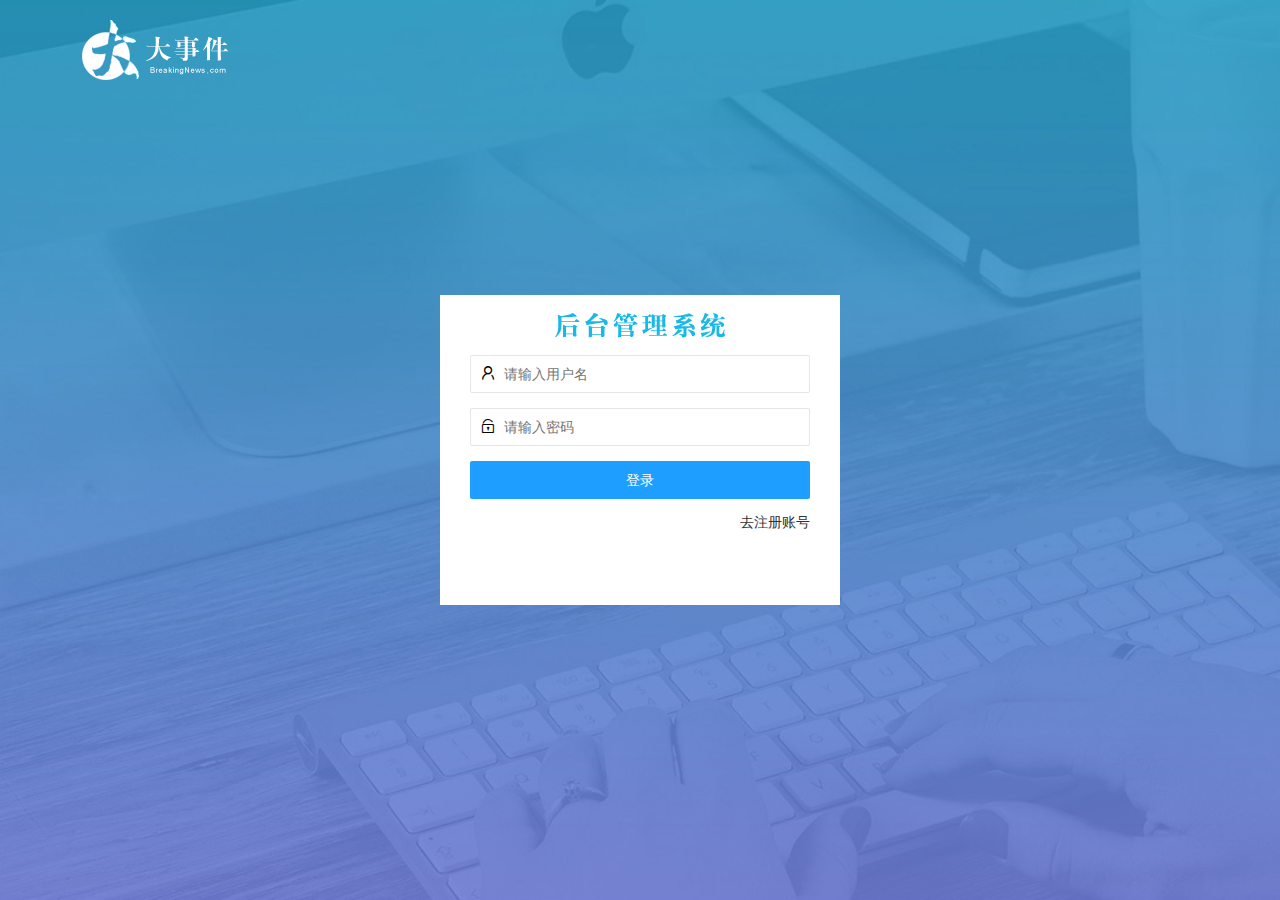
<file: index.html>
<!-- 在页面还没有开始渲染之前，判断是否有token，就是是否登录 -->
<script>
    if (localStorage.getItem('token') == null) {
        location.href = '/login.html';
    }
</script>



<!DOCTYPE html>
<html lang='en'>

<head>
    <meta charset='UTF-8'>
    <meta name='viewport' content='width=device-width, initial-scale=1.0'>
    <title>后台首页</title>
    <!-- 加载layui.css    在加载自己的css文件 -->
    <link rel="stylesheet" href="/assets/lib/layui/css/layui.css">
    <link rel="stylesheet" href="/assets/css/index.css">


    <!-- 先加载jquery      在加载自己的js文件 -->
    <script src="/assets/lib/jquery.js"></script>
    <script src="/commit.js"></script>
    <script src="/assets/js/index.js"></script>
</head>

<body class="layui-layout-body">
    <div class="layui-layout layui-layout-admin">
        <div class="layui-header">
            <div class="layui-logo">
                <img src="/assets/images/logo.png" alt="">
            </div>
            <ul class="layui-nav layui-layout-right">
                <li class="layui-nav-item">
                    <a href="javascript:;">
                        <!-- 没有更换头像的默认显示头像 -->
                        <span class="touxiang"></span>
                        <img src="http://t.cn/RCzsdCq" class="layui-nav-img">
                        个人中心
                    </a>
                    <dl class="layui-nav-child">
                        <dd><a href="/user/userinfo.html" target="fm">基本资料</a></dd>
                        <dd><a href="/user/changeavatar.html" target="fm">更换头像</a></dd>
                        <dd><a href="/user/repwd.html" target="fm">重置密码</a></dd>
                    </dl>
                </li>
                <li class="layui-nav-item">
                    <!-- 这步很重要，阻止a链接的跳转 -->
                    <a href="javascript:;" id="leave"> <i class="layui-icon layui-icon-logout"></i>退出</a>
                </li>
            </ul>
        </div>

        <div class="layui-side layui-bg-black">
            <div class="layui-side-scroll">
                <div href="javascript:;" class="welcome">
                    <span class="touxiang"></span>
                    <img src="http://t.cn/RCzsdCq" class="layui-nav-img">
                    欢迎&nbsp;&nbsp;<span class="hyname"></span>
                </div>
                <!-- 左侧导航区域（可配合layui已有的垂直导航） -->
                <ul class="layui-nav layui-nav-tree" lay-shrink="all" lay-filter="test">
                    <li class="layui-nav-item layui-this">

                        <a href="/home/dashboard.html" target="fm"> <i class="layui-icon layui-icon-home
                            "></i>首页</a></li>
                    <li class="layui-nav-item">
                        <a class="" href="javascript:;"><i class="layui-icon layui-icon-list
                            "></i>文章管理</a>
                        <dl class="layui-nav-child">
                            <dd><a href="/article/catetory.html" target="fm"><i class="layui-icon layui-icon-app
                                "></i>文章类别</a></dd>
                            <dd><a href="/article/article.html" target="fm"><i class="layui-icon layui-icon-app
                                "></i>文章列表</a></dd>
                            <dd><a href="/article/publish.html" target="fm"><i class="layui-icon layui-icon-app
                                "></i>发布文章</a></dd>
                        </dl>
                    </li>
                    <li class="layui-nav-item">
                        <a href="javascript:;"><i class="layui-icon layui-icon-username
                            "></i>个人中心</a>
                        <dl class="layui-nav-child">
                            <dd><a href="/user/userinfo.html" target="fm"><i class="layui-icon layui-icon-app
                                "></i>基本资料</a></dd>
                            <dd><a href="/user/changeavatar.html" target="fm"><i class="layui-icon layui-icon-app
                                "></i>更换头像</a></dd>
                            <dd><a href="/user/repwd.html" target="fm"><i class="layui-icon layui-icon-app
                                "></i>重置密码</a></dd>
                        </dl>
                    </li>
                </ul>
            </div>
        </div>

        <div class="layui-body">
            <!-- 内容主体区域 -->
            <!-- <div style="padding: 15px;">内容主体区域</div> -->
            <iframe src="/home/dashboard.html" frameborder="0" name="fm"></iframe>
        </div>

        <div class="layui-footer">
            <!-- 底部固定区域 -->
            © layui.com - 黑马程序员
        </div>
    </div>
    <!-- 加载layui.all.js     和layui.js的差别是all包含了全部的layui模块，layui和很多的小模块加起来相当于all，加载all代码所需时间比较长 -->
    <script src="/assets/lib/layui/layui.all.js"></script>
</body>

</html>
</file>
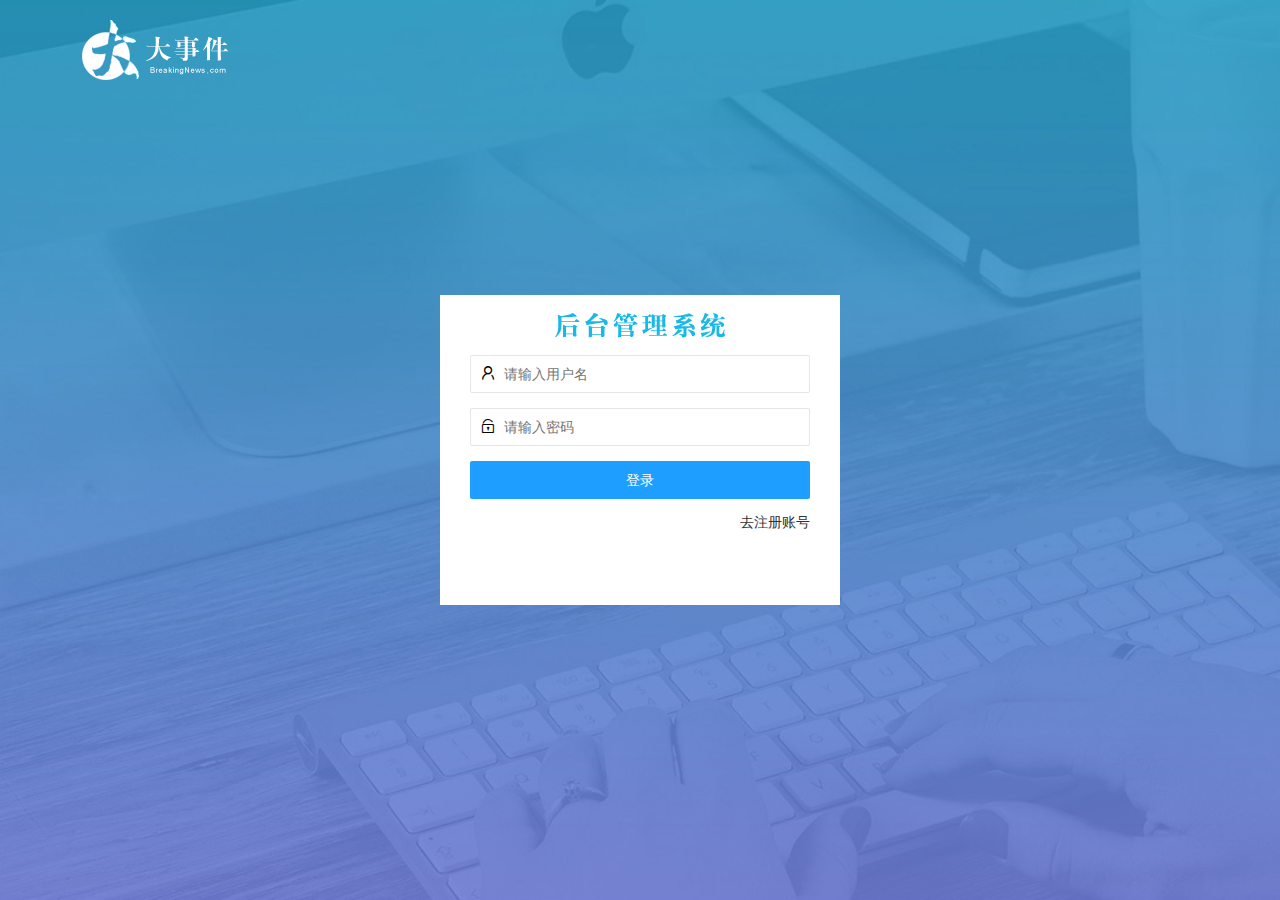
<file: login.html>
<!DOCTYPE html>
<html lang="en">

<head>
    <meta charset="UTF-8">
    <meta name="viewport" content="width=device-width, initial-scale=1.0">
    <title>登录</title>
    <!-- 如果你的项目是服务器环境，路径中第一条斜线表示服务器跟目录，就是big-event文件夹 -->
    <!-- 加载css或者js的原则，先加载插件的，在加载自己的 -->
    <!-- 加载layui.css -->
    <link rel="stylesheet" href="/assets/lib/layui/css/layui.css">
    <!-- 加载自己的 -->
    <link rel="stylesheet" href="/assets/css/login.css">
    <!-- 加载layui.js -->
    <script src="/assets/lib/layui/layui.all.js"></script>
    <!-- 加载jquery -->
    <script src="/assets/lib/jquery.js"></script>
    <!-- 加载自己的js -->
    <script src="/assets/js/login.js"></script>
</head>

<body>

    <!-- logo  start -->
    <div class="logo">
        <img src="/assets/images/logo.png" alt="">
    </div>
    <!-- logo end -->
    <!-- 表单-->
    <div class="box">

        <!-- 登录 -->
        <div id="login">
            <!-- 标题 -->
            <div class="title"></div>
            <!-- 表单 -->
            <form class="layui-form">
                <div class="layui-form-item">
                    <input type="text" name="username" required lay-verify="required" placeholder="请输入用户名"
                        autocomplete="off" class="layui-input">
                    <i class="layui-icon layui-icon-username"></i>
                </div>
                <div class="layui-form-item">
                    <input type="password" name="password" required lay-verify="required" placeholder="请输入密码"
                        autocomplete="off" class="layui-input">
                    <i class="layui-icon layui-icon-password"></i>
                </div>

                <div class="layui-form-item ">
                    <!-- 此处添加一个公共基础类，使按钮的宽度和页面一样宽 并且可以设置颜色 -->
                    <button class="layui-btn layui-btn-fluid layui-bg-blue" lay-submit lay-filter="formDemo">登录</button>
                </div>
                <div> <a href="javascript:;" class="go-reg">去注册账号</a></div>



            </form>
        </div>
        <!-- 注册 -->
        <div id="register">
            <!-- 标题 -->
            <div class="title"></div>
            <!-- 表单 -->
            <form class="layui-form">
                <div class="layui-form-item">
                    <input type="text" name="username" required lay-verify="required" placeholder="请输入用户名"
                        autocomplete="off" class="layui-input">
                    <i class="layui-icon layui-icon-username"></i>
                </div>
                <div class="layui-form-item">
                    <input type="password" name="password" required id="one" lay-verify="required|len"
                        placeholder="请输入密码" autocomplete="off" class="layui-input">
                    <i class="layui-icon layui-icon-password"></i>
                </div>
                <div class="layui-form-item">
                    <input type="password" required lay-verify="required|same" placeholder="请再次确认密码" autocomplete="off"
                        class="layui-input">
                    <i class="layui-icon layui-icon-password"></i>
                </div>

                <div class="layui-form-item">
                    <button class="layui-btn layui-btn-fluid layui-bg-blue" lay-submit lay-filter="formDemo">注册</button>
                </div>
                <div>
                    <a href="javasprict:;" class="go-login">去登录</a>
                </div>


            </form>
        </div>
    </div>


</body>

</html>
</file>
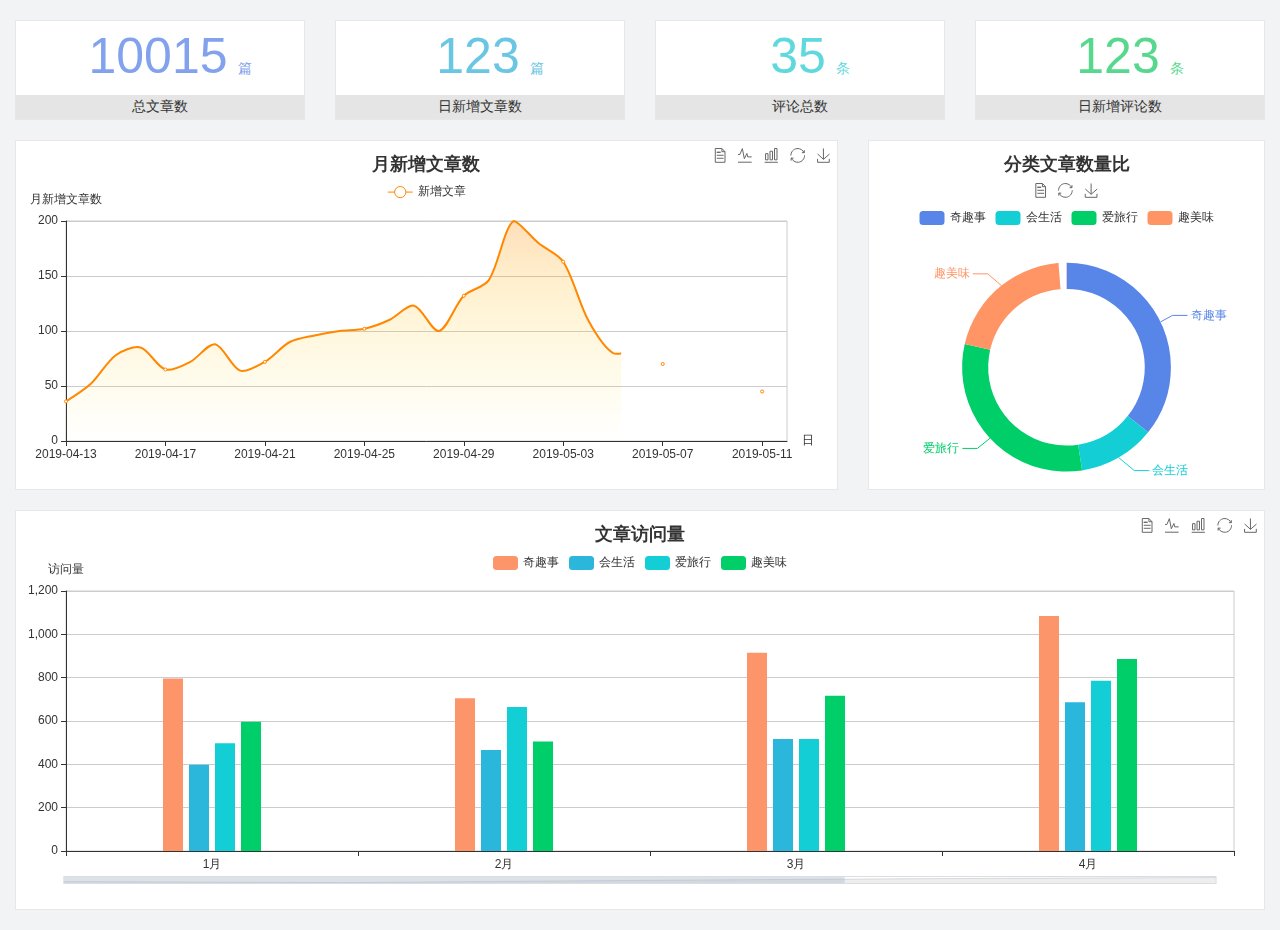
<file: home/dashboard.html>
<!DOCTYPE html>
<html lang="en">

<head>
  <meta charset="UTF-8">
  <meta name="viewport" content="width=device-width, initial-scale=1.0">
  <meta http-equiv="X-UA-Compatible" content="ie=edge">
  <title>图表统计</title>
  <link rel="stylesheet" href="../../assets/lib/bootstrap.css" />
  <link rel="stylesheet" href="../../assets/lib/main.css" />
  <script src="../../assets/lib/jquery.js"></script>
  <script type="text/javascript" src="../../assets/lib/echarts.min.js"></script>
</head>

<body>
  <div class="container-fluid">
    <div class="row spannel_list">
      <div class="col-sm-3 col-xs-6">
        <div class="spannel">
          <em>10015</em><span>篇</span>
          <b>总文章数</b>
        </div>
      </div>
      <div class="col-sm-3 col-xs-6">
        <div class="spannel scolor01">
          <em>123</em><span>篇</span>
          <b>日新增文章数</b>
        </div>
      </div>
      <div class="col-sm-3 col-xs-6">
        <div class="spannel scolor02">
          <em>35</em><span>条</span>
          <b>评论总数</b>
        </div>
      </div>
      <div class="col-sm-3 col-xs-6">
        <div class="spannel scolor03">
          <em>123</em><span>条</span>
          <b>日新增评论数</b>
        </div>
      </div>
    </div>
  </div>

  <div class="container-fluid">
    <div class="row curve-pie">
      <div class="col-lg-8 col-md-8">
        <div class="gragh_pannel" id="curve_show"></div>
      </div>
      <div class="col-lg-4 col-md-4">
        <div class="gragh_pannel" id="pie_show"></div>
      </div>
    </div>
  </div>

  <div class="container-fluid">
    <div class="column_pannel" id="column_show"></div>
  </div>

  <script>
    var oChart = echarts.init(document.getElementById('curve_show'));
    var aList_all = [
      { 'count': 36, 'date': '2019-04-13' },
      { 'count': 52, 'date': '2019-04-14' },
      { 'count': 78, 'date': '2019-04-15' },
      { 'count': 85, 'date': '2019-04-16' },
      { 'count': 65, 'date': '2019-04-17' },
      { 'count': 72, 'date': '2019-04-18' },
      { 'count': 88, 'date': '2019-04-19' },
      { 'count': 64, 'date': '2019-04-20' },
      { 'count': 72, 'date': '2019-04-21' },
      { 'count': 90, 'date': '2019-04-22' },
      { 'count': 96, 'date': '2019-04-23' },
      { 'count': 100, 'date': '2019-04-24' },
      { 'count': 102, 'date': '2019-04-25' },
      { 'count': 110, 'date': '2019-04-26' },
      { 'count': 123, 'date': '2019-04-27' },
      { 'count': 100, 'date': '2019-04-28' },
      { 'count': 132, 'date': '2019-04-29' },
      { 'count': 146, 'date': '2019-04-30' },
      { 'count': 200, 'date': '2019-05-01' },
      { 'count': 180, 'date': '2019-05-02' },
      { 'count': 163, 'date': '2019-05-03' },
      { 'count': 110, 'date': '2019-05-04' },
      { 'count': 80, 'date': '2019-05-05' },
      { 'count': 82, 'date': '2019-05-06' },
      { 'count': 70, 'date': '2019-05-07' },
      { 'count': 65, 'date': '2019-05-08' },
      { 'count': 54, 'date': '2019-05-09' },
      { 'count': 40, 'date': '2019-05-10' },
      { 'count': 45, 'date': '2019-05-11' },
      { 'count': 38, 'date': '2019-05-12' },
    ];

    let aCount = [];
    let aDate = [];

    for (var i = 0; i < aList_all.length; i++) {
      aCount.push(aList_all[i].count);
      aDate.push(aList_all[i].date);
    }

    var chartopt = {
      title: {
        text: '月新增文章数',
        left: 'center',
        top: '10'
      },
      tooltip: {
        trigger: 'axis'
      },
      legend: {
        data: ['新增文章'],
        top: '40'
      },
      toolbox: {
        show: true,
        feature: {
          mark: { show: true },
          dataView: { show: true, readOnly: false },
          magicType: { show: true, type: ['line', 'bar'] },
          restore: { show: true },
          saveAsImage: { show: true }
        }
      },
      calculable: true,
      xAxis: [
        {
          name: '日',
          type: 'category',
          boundaryGap: false,
          data: aDate
        }
      ],
      yAxis: [
        {
          name: '月新增文章数',
          type: 'value'
        }
      ],
      series: [
        {
          name: '新增文章',
          type: 'line',
          smooth: true,
          itemStyle: { normal: { areaStyle: { type: 'default' }, color: '#f80' }, lineStyle: { color: '#f80' } },
          data: aCount
        }],
      areaStyle: {
        normal: {
          color: new echarts.graphic.LinearGradient(0, 0, 0, 1, [{
            offset: 0,
            color: 'rgba(255,136,0,0.39)'
          }, {
            offset: .34,
            color: 'rgba(255,180,0,0.25)'
          }, {
            offset: 1,
            color: 'rgba(255,222,0,0.00)'
          }])

        }
      },
      grid: {
        show: true,
        x: 50,
        x2: 50,
        y: 80,
        height: 220
      }
    };

    oChart.setOption(chartopt);


    var oPie = echarts.init(document.getElementById('pie_show'));
    var oPieopt =
    {
      title: {
        top: 10,
        text: '分类文章数量比',
        x: 'center'
      },
      tooltip: {
        trigger: 'item',
        formatter: "{a} <br/>{b} : {c} ({d}%)"
      },
      color: ['#5885e8', '#13cfd5', '#00ce68', '#ff9565'],
      legend: {
        x: 'center',
        top: 65,
        data: ['奇趣事', '会生活', '爱旅行', '趣美味']
      },
      toolbox: {
        show: true,
        x: 'center',
        top: 35,
        feature: {
          mark: { show: true },
          dataView: { show: true, readOnly: false },
          magicType: {
            show: true,
            type: ['pie', 'funnel'],
            option: {
              funnel: {
                x: '25%',
                width: '50%',
                funnelAlign: 'left',
                max: 1548
              }
            }
          },
          restore: { show: true },
          saveAsImage: { show: true }
        }
      },
      calculable: true,
      series: [
        {
          name: '访问来源',
          type: 'pie',
          radius: ['45%', '60%'],
          center: ['50%', '65%'],
          data: [
            { value: 300, name: '奇趣事' },
            { value: 100, name: '会生活' },
            { value: 260, name: '爱旅行' },
            { value: 180, name: '趣美味' }
          ]
        }
      ]
    };
    oPie.setOption(oPieopt);



    var oColumn = this.echarts.init(document.getElementById('column_show'));
    var oColumnopt =
    {
      title: {
        text: '文章访问量',
        left: 'center',
        top: '10'
      },
      tooltip: {
        trigger: 'axis'
      },
      legend: {
        data: ['奇趣事', '会生活', '爱旅行', '趣美味'],
        top: '40'
      },
      toolbox: {
        show: true,
        feature: {
          mark: { show: true },
          dataView: { show: true, readOnly: false },
          magicType: { show: true, type: ['line', 'bar'] },
          restore: { show: true },
          saveAsImage: { show: true }
        }
      },
      calculable: true,
      xAxis: [
        {
          type: 'category',
          data: ['1月', '2月', '3月', '4月', '5月']
        }
      ],
      yAxis: [
        {
          name: '访问量',
          type: 'value'
        }
      ],
      series: [
        {
          name: '奇趣事',
          type: 'bar',
          barWidth: 20,
          itemStyle: {
            normal: { areaStyle: { type: 'default' }, color: '#fd956a' }
          },
          data: [800, 708, 920, 1090, 1200]
        },
        {
          name: '会生活',
          type: 'bar',
          barWidth: 20,
          itemStyle: {
            normal: { areaStyle: { type: 'default' }, color: '#2bb6db' }
          },
          data: [400, 468, 520, 690, 800]
        },
        {
          name: '爱旅行',
          type: 'bar',
          barWidth: 20,
          itemStyle: {
            normal: { areaStyle: { type: 'default' }, color: '#13cfd5' }
          },
          data: [500, 668, 520, 790, 900]
        },
        {
          name: '趣美味',
          type: 'bar',
          barWidth: 20,
          itemStyle: {
            normal: { areaStyle: { type: 'default' }, color: '#00ce68' }
          },
          data: [600, 508, 720, 890, 1000]
        }
      ],
      grid: {
        show: true,
        x: 50,
        x2: 30,
        y: 80,
        height: 260
      },
      dataZoom: [//给x轴设置滚动条
        {
          start: 0,//默认为0
          end: 100 - 1000 / 31,//默认为100
          type: 'slider',
          show: true,
          xAxisIndex: [0],
          handleSize: 0,//滑动条的 左右2个滑动条的大小
          height: 8,//组件高度
          left: 45, //左边的距离
          right: 50,//右边的距离
          bottom: 26,//右边的距离
          handleColor: '#ddd',//h滑动图标的颜色
          handleStyle: {
            borderColor: "#cacaca",
            borderWidth: "1",
            shadowBlur: 2,
            background: "#ddd",
            shadowColor: "#ddd",
          }
        }]
    };
    oColumn.setOption(oColumnopt);
  </script>
</body>

</html>
</file>
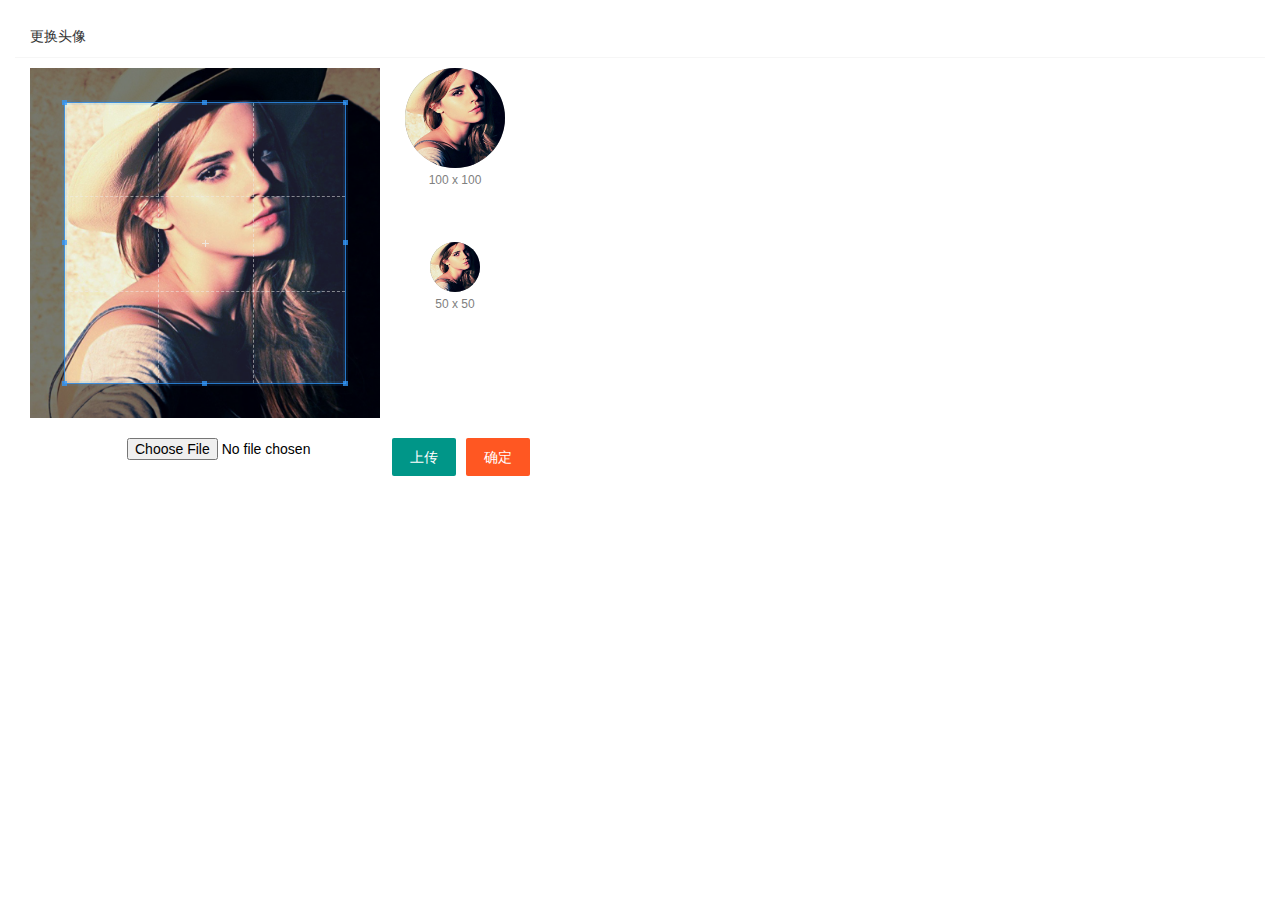
<file: user/changeavatar.html>
<!DOCTYPE html>
<html lang="en">

<head>
    <meta charset="UTF-8">
    <meta name="viewport" content="width=device-width, initial-scale=1.0">
    <title>Document</title>
    <link rel="stylesheet" href="/assets/lib/layui/css/layui.css">
    <!-- 使用裁剪工具，所以要先引入 -->
    <link rel="stylesheet" href="/assets/lib/cropper/cropper.css">
    <!-- 引入自己的 -->
    <link rel="stylesheet" href="/assets/css/user/changeavatar.css">


    <script src="/assets/lib/jquery.js"></script>
    <script src="/assets/lib/layui/layui.all.js"></script>
    <!-- 加载剪裁插件是有顺序的，因为剪裁插件是jquery的，所以先加载jquery，在加载剪裁插件，剪裁插件先加载大的js，在加载jquery的剪裁js -->
    <script src="/assets/lib/cropper/Cropper.js"></script>
    <script src="/assets/lib/cropper/jquery-cropper.js"></script>
    <script src="/commit.js"></script>
    <script src="/assets/js/user/changeavatar.js"></script>
</head>

<body>
    <div class="box">
        <div class="layui-card-header">更换头像</div>
        <div class="layui-card-body">
            <!-- 第一行的图片裁剪和预览区域 -->
            <div class="row1">
                <!-- 图片裁剪区域 -->
                <div class="cropper-box">
                    <!-- 这个 img 标签很重要，将来会把它初始化为裁剪区域 -->
                    <img id="image" src="/assets/images/sample.jpg" />
                </div>
                <!-- 图片的预览区域 -->
                <div class="preview-box">
                    <div>
                        <!-- 宽高为 100px 的预览区域 -->
                        <div class="img-preview w100"></div>
                        <p class="size">100 x 100</p>
                    </div>
                    <div>
                        <!-- 宽高为 50px 的预览区域 -->
                        <div class="img-preview w50"></div>
                        <p class="size">50 x 50</p>
                    </div>
                </div>
            </div>
            <!-- 第二行的按钮区域 -->
            <div class="row2">
                <input type="file">
                <button type="button" class="layui-btn goto">上传</button>
                <button type="button" class="layui-btn layui-btn-danger sure">确定</button>
            </div>
        </div>
    </div>
</body>

</html>
</file>
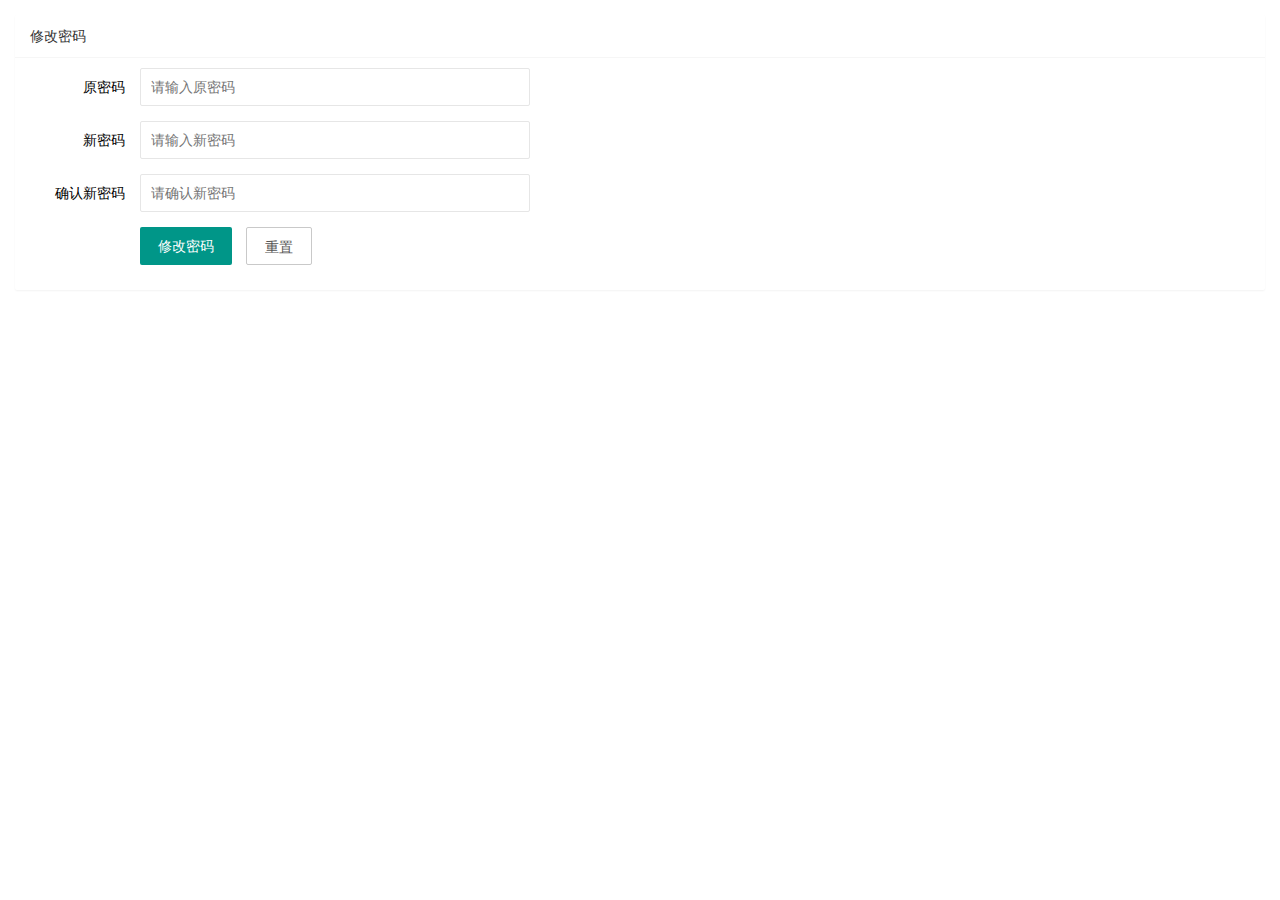
<file: user/repwd.html>
<!DOCTYPE html>
<html lang="en">

<head>
    <meta charset="UTF-8">
    <meta name="viewport" content="width=device-width, initial-scale=1.0">
    <title>Document</title>
    <link rel="stylesheet" href="/assets/lib/layui/css/layui.css">
    <link rel="stylesheet" href="/assets/css/user/repwd.css">


    <script src="/assets/lib/jquery.js"></script>
    <script src="/assets/lib/layui/layui.all.js"></script>
    <script src="/commit.js"></script>
    <script src="/assets/js/user/repwd.js"></script>
</head>

<body>
    <div class="layui-card">
        <div class="layui-card-header">修改密码</div>
        <div class="layui-card-body">
            <!-- 表单区 -->
            <form class="layui-form" action="">
                <div class="layui-form-item">
                    <label class="layui-form-label">原密码</label>
                    <div class="layui-input-block">
                        <input type="password" name="oldPwd" required lay-verify="required" placeholder="请输入原密码"
                            autocomplete="off" class="layui-input oldPwd">
                    </div>
                </div>
                <div class="layui-form-item">
                    <label class="layui-form-label">新密码</label>
                    <div class="layui-input-block">
                        <input type="password" name="newPwd" required lay-verify="required|len|dif" placeholder="请输入新密码"
                            autocomplete="off" class="layui-input newPwd">
                    </div>
                </div>
                <div class="layui-form-item">
                    <label class="layui-form-label">确认新密码</label>
                    <div class="layui-input-block">
                        <input type="password" name="password" required lay-verify="required|same" placeholder="请确认新密码"
                            autocomplete="off" class="layui-input ">
                    </div>
                </div>
                <div class="layui-form-item">
                    <div class="layui-input-block">
                        <button class="layui-btn" lay-submit lay-filter="formDemo">修改密码</button>
                        <button type="reset" class="layui-btn layui-btn-primary">重置</button>
                    </div>
                </div>
            </form>
        </div>
    </div>
</body>

</html>
</file>
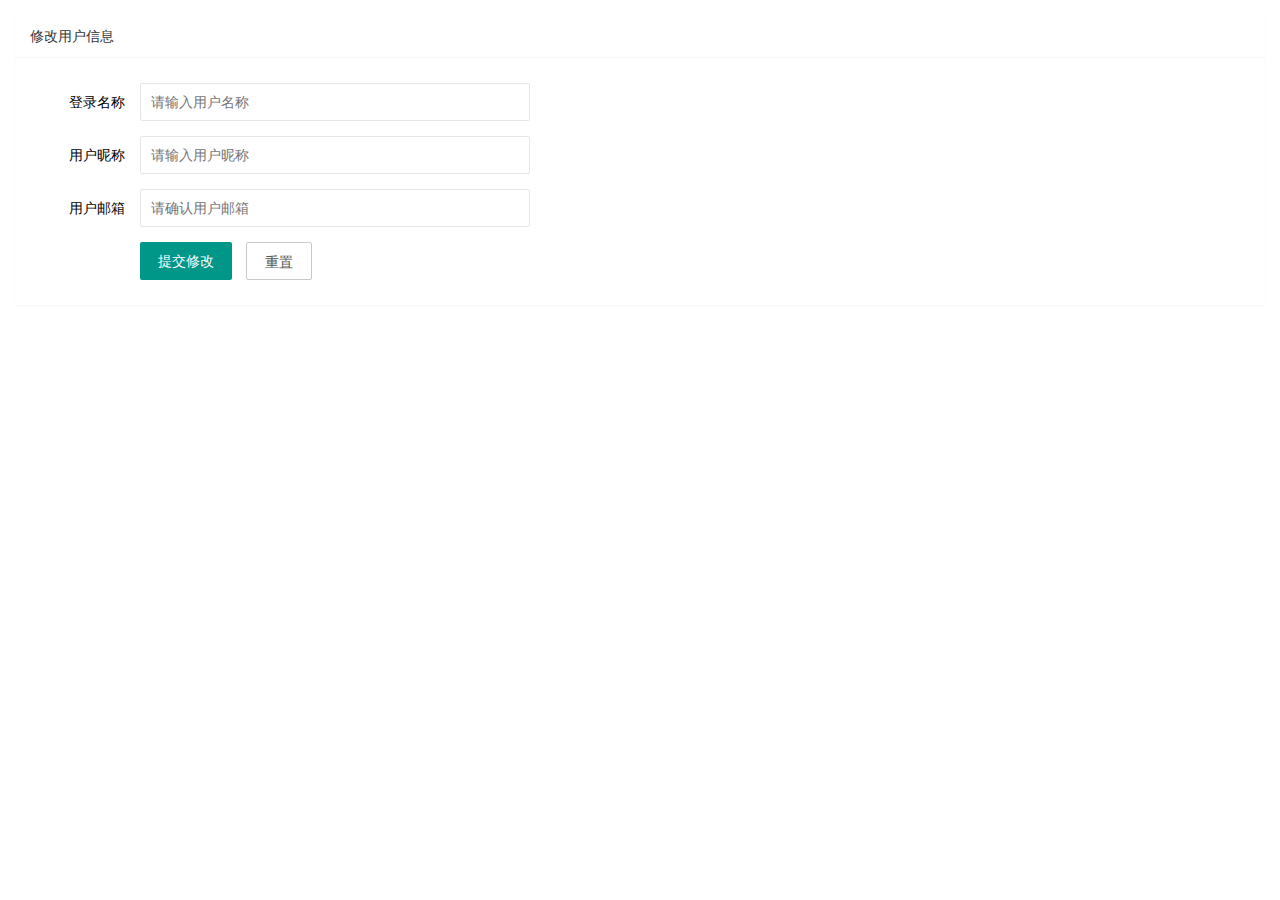
<file: user/userinfo.html>
<!DOCTYPE html>
<html lang="en">

<head>
    <meta charset="UTF-8">
    <meta name="viewport" content="width=device-width, initial-scale=1.0">
    <title>Document</title>
    <link rel="stylesheet" href="/assets/lib/layui/css/layui.css">
    <link rel="stylesheet" href="/assets/css/user/repwd.css">


    <script src="/assets/lib/jquery.js"></script>
    <script src="/assets/lib/layui/layui.all.js"></script>
    <script src="/commit.js"></script>
    <script src="/assets/js/user/userinfo.js"></script>
</head>

<body>
    <div class="layui-card">
        <div class="layui-card-header">修改用户信息</div>
        <div class="layui-card-body">
            <!-- 表单区 -->
            <form class="layui-form" action="" lay-filter="abc">
                <div class="layui-form-item">
                    <!-- 设置隐藏域 -->
                    <input type="hidden" name="id">
                </div>
                <div class="layui-form-item">
                    <!-- 设置登录名称不可修改 -->
                    <label class="layui-form-label">登录名称</label>
                    <div class="layui-input-block">
                        <input type="text" name="username" disabled required lay-verify="required" placeholder="请输入用户名称"
                            autocomplete="off" class="layui-input oldPwd">
                    </div>
                </div>
                <div class="layui-form-item">
                    <label class="layui-form-label">用户昵称</label>
                    <div class="layui-input-block">
                        <input type="text" name="nickname" required lay-verify="required" placeholder="请输入用户昵称"
                            autocomplete="off" class="layui-input newPwd">
                    </div>
                </div>
                <div class="layui-form-item">
                    <label class="layui-form-label">用户邮箱</label>
                    <div class="layui-input-block">
                        <input type="text" name="email" required lay-verify="required" placeholder="请确认用户邮箱"
                            autocomplete="off" class="layui-input ">
                    </div>
                </div>
                <div class="layui-form-item">
                    <div class="layui-input-block">
                        <button class="layui-btn" lay-submit lay-filter="formDemo">提交修改</button>
                        <button type="reset" class="layui-btn layui-btn-primary">重置</button>
                    </div>
                </div>
            </form>
        </div>
    </div>
</body>

</html>
</file>
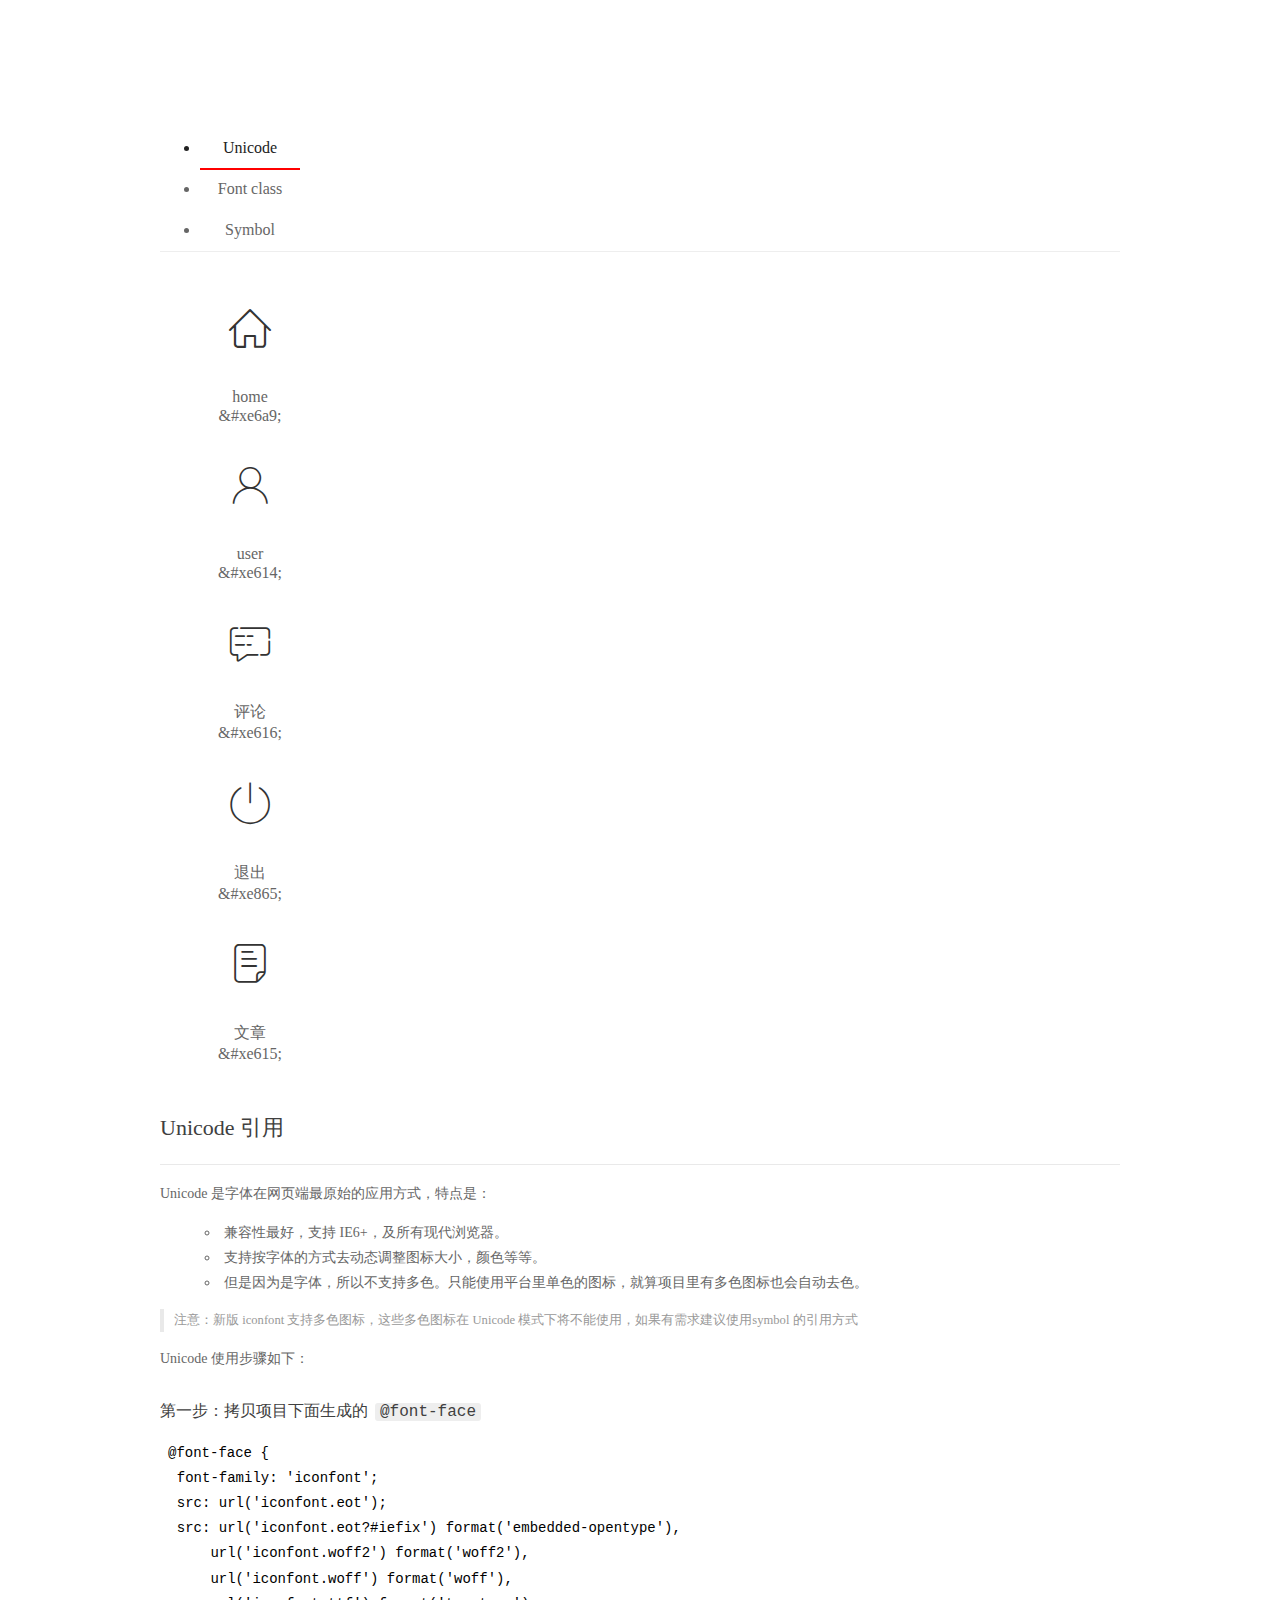
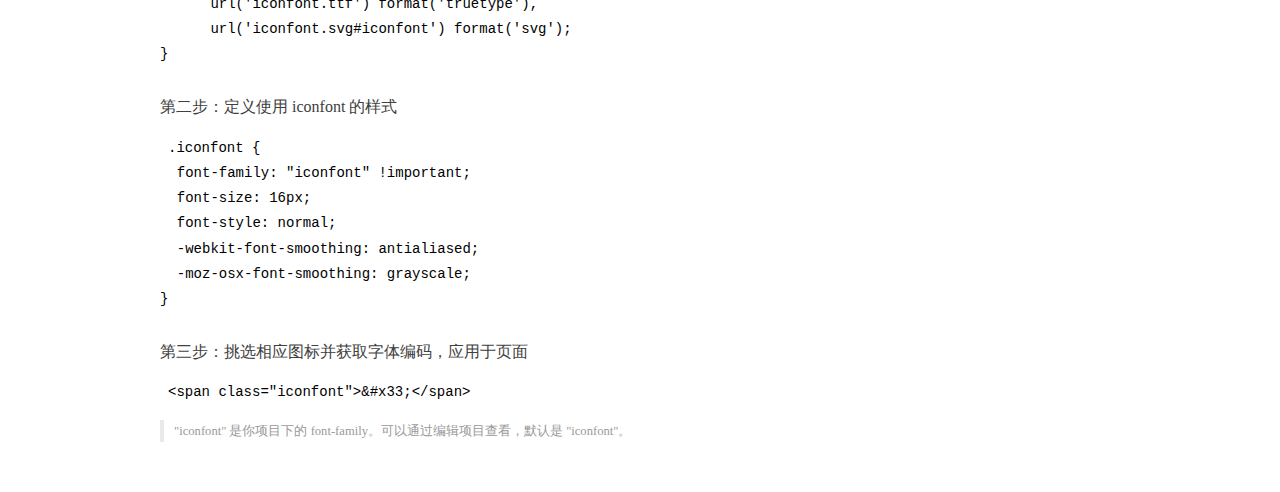
<file: assets/fonts/demo_index.html>
<!DOCTYPE html>
<html>
<head>
  <meta charset="utf-8"/>
  <title>IconFont Demo</title>
  <link rel="shortcut icon" href="https://gtms04.alicdn.com/tps/i4/TB1_oz6GVXXXXaFXpXXJDFnIXXX-64-64.ico" type="image/x-icon"/>
  <link rel="stylesheet" href="https://g.alicdn.com/thx/cube/1.3.2/cube.min.css">
  <link rel="stylesheet" href="demo.css">
  <link rel="stylesheet" href="iconfont.css">
  <script src="iconfont.js"></script>
  <!-- jQuery -->
  <script src="https://a1.alicdn.com/oss/uploads/2018/12/26/7bfddb60-08e8-11e9-9b04-53e73bb6408b.js"></script>
  <!-- 代码高亮 -->
  <script src="https://a1.alicdn.com/oss/uploads/2018/12/26/a3f714d0-08e6-11e9-8a15-ebf944d7534c.js"></script>
</head>
<body>
  <div class="main">
    <h1 class="logo"><a href="https://www.iconfont.cn/" title="iconfont 首页" target="_blank">&#xe86b;</a></h1>
    <div class="nav-tabs">
      <ul id="tabs" class="dib-box">
        <li class="dib active"><span>Unicode</span></li>
        <li class="dib"><span>Font class</span></li>
        <li class="dib"><span>Symbol</span></li>
      </ul>
      
    </div>
    <div class="tab-container">
      <div class="content unicode" style="display: block;">
          <ul class="icon_lists dib-box">
          
            <li class="dib">
              <span class="icon iconfont">&#xe6a9;</span>
                <div class="name">home</div>
                <div class="code-name">&amp;#xe6a9;</div>
              </li>
          
            <li class="dib">
              <span class="icon iconfont">&#xe614;</span>
                <div class="name">user</div>
                <div class="code-name">&amp;#xe614;</div>
              </li>
          
            <li class="dib">
              <span class="icon iconfont">&#xe616;</span>
                <div class="name">评论</div>
                <div class="code-name">&amp;#xe616;</div>
              </li>
          
            <li class="dib">
              <span class="icon iconfont">&#xe865;</span>
                <div class="name">退出</div>
                <div class="code-name">&amp;#xe865;</div>
              </li>
          
            <li class="dib">
              <span class="icon iconfont">&#xe615;</span>
                <div class="name">文章</div>
                <div class="code-name">&amp;#xe615;</div>
              </li>
          
          </ul>
          <div class="article markdown">
          <h2 id="unicode-">Unicode 引用</h2>
          <hr>

          <p>Unicode 是字体在网页端最原始的应用方式，特点是：</p>
          <ul>
            <li>兼容性最好，支持 IE6+，及所有现代浏览器。</li>
            <li>支持按字体的方式去动态调整图标大小，颜色等等。</li>
            <li>但是因为是字体，所以不支持多色。只能使用平台里单色的图标，就算项目里有多色图标也会自动去色。</li>
          </ul>
          <blockquote>
            <p>注意：新版 iconfont 支持多色图标，这些多色图标在 Unicode 模式下将不能使用，如果有需求建议使用symbol 的引用方式</p>
          </blockquote>
          <p>Unicode 使用步骤如下：</p>
          <h3 id="-font-face">第一步：拷贝项目下面生成的 <code>@font-face</code></h3>
<pre><code class="language-css"
>@font-face {
  font-family: 'iconfont';
  src: url('iconfont.eot');
  src: url('iconfont.eot?#iefix') format('embedded-opentype'),
      url('iconfont.woff2') format('woff2'),
      url('iconfont.woff') format('woff'),
      url('iconfont.ttf') format('truetype'),
      url('iconfont.svg#iconfont') format('svg');
}
</code></pre>
          <h3 id="-iconfont-">第二步：定义使用 iconfont 的样式</h3>
<pre><code class="language-css"
>.iconfont {
  font-family: "iconfont" !important;
  font-size: 16px;
  font-style: normal;
  -webkit-font-smoothing: antialiased;
  -moz-osx-font-smoothing: grayscale;
}
</code></pre>
          <h3 id="-">第三步：挑选相应图标并获取字体编码，应用于页面</h3>
<pre>
<code class="language-html"
>&lt;span class="iconfont"&gt;&amp;#x33;&lt;/span&gt;
</code></pre>
          <blockquote>
            <p>"iconfont" 是你项目下的 font-family。可以通过编辑项目查看，默认是 "iconfont"。</p>
          </blockquote>
          </div>
      </div>
      <div class="content font-class">
        <ul class="icon_lists dib-box">
          
          <li class="dib">
            <span class="icon iconfont icon-home"></span>
            <div class="name">
              home
            </div>
            <div class="code-name">.icon-home
            </div>
          </li>
          
          <li class="dib">
            <span class="icon iconfont icon-user"></span>
            <div class="name">
              user
            </div>
            <div class="code-name">.icon-user
            </div>
          </li>
          
          <li class="dib">
            <span class="icon iconfont icon-pinglun"></span>
            <div class="name">
              评论
            </div>
            <div class="code-name">.icon-pinglun
            </div>
          </li>
          
          <li class="dib">
            <span class="icon iconfont icon-tuichu"></span>
            <div class="name">
              退出
            </div>
            <div class="code-name">.icon-tuichu
            </div>
          </li>
          
          <li class="dib">
            <span class="icon iconfont icon-16"></span>
            <div class="name">
              文章
            </div>
            <div class="code-name">.icon-16
            </div>
          </li>
          
        </ul>
        <div class="article markdown">
        <h2 id="font-class-">font-class 引用</h2>
        <hr>

        <p>font-class 是 Unicode 使用方式的一种变种，主要是解决 Unicode 书写不直观，语意不明确的问题。</p>
        <p>与 Unicode 使用方式相比，具有如下特点：</p>
        <ul>
          <li>兼容性良好，支持 IE8+，及所有现代浏览器。</li>
          <li>相比于 Unicode 语意明确，书写更直观。可以很容易分辨这个 icon 是什么。</li>
          <li>因为使用 class 来定义图标，所以当要替换图标时，只需要修改 class 里面的 Unicode 引用。</li>
          <li>不过因为本质上还是使用的字体，所以多色图标还是不支持的。</li>
        </ul>
        <p>使用步骤如下：</p>
        <h3 id="-fontclass-">第一步：引入项目下面生成的 fontclass 代码：</h3>
<pre><code class="language-html">&lt;link rel="stylesheet" href="./iconfont.css"&gt;
</code></pre>
        <h3 id="-">第二步：挑选相应图标并获取类名，应用于页面：</h3>
<pre><code class="language-html">&lt;span class="iconfont icon-xxx"&gt;&lt;/span&gt;
</code></pre>
        <blockquote>
          <p>"
            iconfont" 是你项目下的 font-family。可以通过编辑项目查看，默认是 "iconfont"。</p>
        </blockquote>
      </div>
      </div>
      <div class="content symbol">
          <ul class="icon_lists dib-box">
          
            <li class="dib">
                <svg class="icon svg-icon" aria-hidden="true">
                  <use xlink:href="#icon-home"></use>
                </svg>
                <div class="name">home</div>
                <div class="code-name">#icon-home</div>
            </li>
          
            <li class="dib">
                <svg class="icon svg-icon" aria-hidden="true">
                  <use xlink:href="#icon-user"></use>
                </svg>
                <div class="name">user</div>
                <div class="code-name">#icon-user</div>
            </li>
          
            <li class="dib">
                <svg class="icon svg-icon" aria-hidden="true">
                  <use xlink:href="#icon-pinglun"></use>
                </svg>
                <div class="name">评论</div>
                <div class="code-name">#icon-pinglun</div>
            </li>
          
            <li class="dib">
                <svg class="icon svg-icon" aria-hidden="true">
                  <use xlink:href="#icon-tuichu"></use>
                </svg>
                <div class="name">退出</div>
                <div class="code-name">#icon-tuichu</div>
            </li>
          
            <li class="dib">
                <svg class="icon svg-icon" aria-hidden="true">
                  <use xlink:href="#icon-16"></use>
                </svg>
                <div class="name">文章</div>
                <div class="code-name">#icon-16</div>
            </li>
          
          </ul>
          <div class="article markdown">
          <h2 id="symbol-">Symbol 引用</h2>
          <hr>

          <p>这是一种全新的使用方式，应该说这才是未来的主流，也是平台目前推荐的用法。相关介绍可以参考这篇<a href="">文章</a>
            这种用法其实是做了一个 SVG 的集合，与另外两种相比具有如下特点：</p>
          <ul>
            <li>支持多色图标了，不再受单色限制。</li>
            <li>通过一些技巧，支持像字体那样，通过 <code>font-size</code>, <code>color</code> 来调整样式。</li>
            <li>兼容性较差，支持 IE9+，及现代浏览器。</li>
            <li>浏览器渲染 SVG 的性能一般，还不如 png。</li>
          </ul>
          <p>使用步骤如下：</p>
          <h3 id="-symbol-">第一步：引入项目下面生成的 symbol 代码：</h3>
<pre><code class="language-html">&lt;script src="./iconfont.js"&gt;&lt;/script&gt;
</code></pre>
          <h3 id="-css-">第二步：加入通用 CSS 代码（引入一次就行）：</h3>
<pre><code class="language-html">&lt;style&gt;
.icon {
  width: 1em;
  height: 1em;
  vertical-align: -0.15em;
  fill: currentColor;
  overflow: hidden;
}
&lt;/style&gt;
</code></pre>
          <h3 id="-">第三步：挑选相应图标并获取类名，应用于页面：</h3>
<pre><code class="language-html">&lt;svg class="icon" aria-hidden="true"&gt;
  &lt;use xlink:href="#icon-xxx"&gt;&lt;/use&gt;
&lt;/svg&gt;
</code></pre>
          </div>
      </div>

    </div>
  </div>
  <script>
  $(document).ready(function () {
      $('.tab-container .content:first').show()

      $('#tabs li').click(function (e) {
        var tabContent = $('.tab-container .content')
        var index = $(this).index()

        if ($(this).hasClass('active')) {
          return
        } else {
          $('#tabs li').removeClass('active')
          $(this).addClass('active')

          tabContent.hide().eq(index).fadeIn()
        }
      })
    })
  </script>
</body>
</html>
</file>
<file: assets/lib/layui/css/layui.css>
/** layui-v2.5.6 MIT License By https://www.layui.com */
 .layui-inline,img{display:inline-block;vertical-align:middle}h1,h2,h3,h4,h5,h6{font-weight:400}.layui-edge,.layui-header,.layui-inline,.layui-main{position:relative}.layui-body,.layui-edge,.layui-elip{overflow:hidden}.layui-btn,.layui-edge,.layui-inline,img{vertical-align:middle}.layui-btn,.layui-disabled,.layui-icon,.layui-unselect{-moz-user-select:none;-webkit-user-select:none;-ms-user-select:none}.layui-elip,.layui-form-checkbox span,.layui-form-pane .layui-form-label{text-overflow:ellipsis;white-space:nowrap}.layui-breadcrumb,.layui-tree-btnGroup{visibility:hidden}blockquote,body,button,dd,div,dl,dt,form,h1,h2,h3,h4,h5,h6,input,li,ol,p,pre,td,textarea,th,ul{margin:0;padding:0;-webkit-tap-highlight-color:rgba(0,0,0,0)}a:active,a:hover{outline:0}img{border:none}li{list-style:none}table{border-collapse:collapse;border-spacing:0}h4,h5,h6{font-size:100%}button,input,optgroup,option,select,textarea{font-family:inherit;font-size:inherit;font-style:inherit;font-weight:inherit;outline:0}pre{white-space:pre-wrap;white-space:-moz-pre-wrap;white-space:-pre-wrap;white-space:-o-pre-wrap;word-wrap:break-word}body{line-height:24px;font:14px Helvetica Neue,Helvetica,PingFang SC,Tahoma,Arial,sans-serif}hr{height:1px;margin:10px 0;border:0;clear:both}a{color:#333;text-decoration:none}a:hover{color:#777}a cite{font-style:normal;*cursor:pointer}.layui-border-box,.layui-border-box *{box-sizing:border-box}.layui-box,.layui-box *{box-sizing:content-box}.layui-clear{clear:both;*zoom:1}.layui-clear:after{content:'\20';clear:both;*zoom:1;display:block;height:0}.layui-inline{*display:inline;*zoom:1}.layui-edge{display:inline-block;width:0;height:0;border-width:6px;border-style:dashed;border-color:transparent}.layui-edge-top{top:-4px;border-bottom-color:#999;border-bottom-style:solid}.layui-edge-right{border-left-color:#999;border-left-style:solid}.layui-edge-bottom{top:2px;border-top-color:#999;border-top-style:solid}.layui-edge-left{border-right-color:#999;border-right-style:solid}.layui-disabled,.layui-disabled:hover{color:#d2d2d2!important;cursor:not-allowed!important}.layui-circle{border-radius:100%}.layui-show{display:block!important}.layui-hide{display:none!important}@font-face{font-family:layui-icon;src:url(../font/iconfont.eot?v=256);src:url(../font/iconfont.eot?v=256#iefix) format('embedded-opentype'),url(../font/iconfont.woff2?v=256) format('woff2'),url(../font/iconfont.woff?v=256) format('woff'),url(../font/iconfont.ttf?v=256) format('truetype'),url(../font/iconfont.svg?v=256#layui-icon) format('svg')}.layui-icon{font-family:layui-icon!important;font-size:16px;font-style:normal;-webkit-font-smoothing:antialiased;-moz-osx-font-smoothing:grayscale}.layui-icon-reply-fill:before{content:"\e611"}.layui-icon-set-fill:before{content:"\e614"}.layui-icon-menu-fill:before{content:"\e60f"}.layui-icon-search:before{content:"\e615"}.layui-icon-share:before{content:"\e641"}.layui-icon-set-sm:before{content:"\e620"}.layui-icon-engine:before{content:"\e628"}.layui-icon-close:before{content:"\1006"}.layui-icon-close-fill:before{content:"\1007"}.layui-icon-chart-screen:before{content:"\e629"}.layui-icon-star:before{content:"\e600"}.layui-icon-circle-dot:before{content:"\e617"}.layui-icon-chat:before{content:"\e606"}.layui-icon-release:before{content:"\e609"}.layui-icon-list:before{content:"\e60a"}.layui-icon-chart:before{content:"\e62c"}.layui-icon-ok-circle:before{content:"\1005"}.layui-icon-layim-theme:before{content:"\e61b"}.layui-icon-table:before{content:"\e62d"}.layui-icon-right:before{content:"\e602"}.layui-icon-left:before{content:"\e603"}.layui-icon-cart-simple:before{content:"\e698"}.layui-icon-face-cry:before{content:"\e69c"}.layui-icon-face-smile:before{content:"\e6af"}.layui-icon-survey:before{content:"\e6b2"}.layui-icon-tree:before{content:"\e62e"}.layui-icon-ie:before{content:"\e7bb"}.layui-icon-upload-circle:before{content:"\e62f"}.layui-icon-add-circle:before{content:"\e61f"}.layui-icon-download-circle:before{content:"\e601"}.layui-icon-templeate-1:before{content:"\e630"}.layui-icon-util:before{content:"\e631"}.layui-icon-face-surprised:before{content:"\e664"}.layui-icon-edit:before{content:"\e642"}.layui-icon-speaker:before{content:"\e645"}.layui-icon-down:before{content:"\e61a"}.layui-icon-file:before{content:"\e621"}.layui-icon-layouts:before{content:"\e632"}.layui-icon-rate-half:before{content:"\e6c9"}.layui-icon-add-circle-fine:before{content:"\e608"}.layui-icon-prev-circle:before{content:"\e633"}.layui-icon-read:before{content:"\e705"}.layui-icon-404:before{content:"\e61c"}.layui-icon-carousel:before{content:"\e634"}.layui-icon-help:before{content:"\e607"}.layui-icon-code-circle:before{content:"\e635"}.layui-icon-windows:before{content:"\e67f"}.layui-icon-water:before{content:"\e636"}.layui-icon-username:before{content:"\e66f"}.layui-icon-find-fill:before{content:"\e670"}.layui-icon-about:before{content:"\e60b"}.layui-icon-location:before{content:"\e715"}.layui-icon-up:before{content:"\e619"}.layui-icon-pause:before{content:"\e651"}.layui-icon-date:before{content:"\e637"}.layui-icon-layim-uploadfile:before{content:"\e61d"}.layui-icon-delete:before{content:"\e640"}.layui-icon-play:before{content:"\e652"}.layui-icon-top:before{content:"\e604"}.layui-icon-firefox:before{content:"\e686"}.layui-icon-friends:before{content:"\e612"}.layui-icon-refresh-3:before{content:"\e9aa"}.layui-icon-ok:before{content:"\e605"}.layui-icon-layer:before{content:"\e638"}.layui-icon-face-smile-fine:before{content:"\e60c"}.layui-icon-dollar:before{content:"\e659"}.layui-icon-group:before{content:"\e613"}.layui-icon-layim-download:before{content:"\e61e"}.layui-icon-picture-fine:before{content:"\e60d"}.layui-icon-link:before{content:"\e64c"}.layui-icon-diamond:before{content:"\e735"}.layui-icon-log:before{content:"\e60e"}.layui-icon-key:before{content:"\e683"}.layui-icon-rate-solid:before{content:"\e67a"}.layui-icon-fonts-del:before{content:"\e64f"}.layui-icon-unlink:before{content:"\e64d"}.layui-icon-fonts-clear:before{content:"\e639"}.layui-icon-triangle-r:before{content:"\e623"}.layui-icon-circle:before{content:"\e63f"}.layui-icon-radio:before{content:"\e643"}.layui-icon-align-center:before{content:"\e647"}.layui-icon-align-right:before{content:"\e648"}.layui-icon-align-left:before{content:"\e649"}.layui-icon-loading-1:before{content:"\e63e"}.layui-icon-return:before{content:"\e65c"}.layui-icon-fonts-strong:before{content:"\e62b"}.layui-icon-upload:before{content:"\e67c"}.layui-icon-dialogue:before{content:"\e63a"}.layui-icon-video:before{content:"\e6ed"}.layui-icon-headset:before{content:"\e6fc"}.layui-icon-cellphone-fine:before{content:"\e63b"}.layui-icon-add-1:before{content:"\e654"}.layui-icon-face-smile-b:before{content:"\e650"}.layui-icon-fonts-html:before{content:"\e64b"}.layui-icon-screen-full:before{content:"\e622"}.layui-icon-form:before{content:"\e63c"}.layui-icon-cart:before{content:"\e657"}.layui-icon-camera-fill:before{content:"\e65d"}.layui-icon-tabs:before{content:"\e62a"}.layui-icon-heart-fill:before{content:"\e68f"}.layui-icon-fonts-code:before{content:"\e64e"}.layui-icon-ios:before{content:"\e680"}.layui-icon-at:before{content:"\e687"}.layui-icon-fire:before{content:"\e756"}.layui-icon-set:before{content:"\e716"}.layui-icon-fonts-u:before{content:"\e646"}.layui-icon-triangle-d:before{content:"\e625"}.layui-icon-tips:before{content:"\e702"}.layui-icon-picture:before{content:"\e64a"}.layui-icon-more-vertical:before{content:"\e671"}.layui-icon-bluetooth:before{content:"\e689"}.layui-icon-flag:before{content:"\e66c"}.layui-icon-loading:before{content:"\e63d"}.layui-icon-fonts-i:before{content:"\e644"}.layui-icon-refresh-1:before{content:"\e666"}.layui-icon-rmb:before{content:"\e65e"}.layui-icon-addition:before{content:"\e624"}.layui-icon-home:before{content:"\e68e"}.layui-icon-time:before{content:"\e68d"}.layui-icon-user:before{content:"\e770"}.layui-icon-notice:before{content:"\e667"}.layui-icon-chrome:before{content:"\e68a"}.layui-icon-edge:before{content:"\e68b"}.layui-icon-login-weibo:before{content:"\e675"}.layui-icon-voice:before{content:"\e688"}.layui-icon-upload-drag:before{content:"\e681"}.layui-icon-login-qq:before{content:"\e676"}.layui-icon-snowflake:before{content:"\e6b1"}.layui-icon-heart:before{content:"\e68c"}.layui-icon-logout:before{content:"\e682"}.layui-icon-file-b:before{content:"\e655"}.layui-icon-template:before{content:"\e663"}.layui-icon-transfer:before{content:"\e691"}.layui-icon-auz:before{content:"\e672"}.layui-icon-console:before{content:"\e665"}.layui-icon-app:before{content:"\e653"}.layui-icon-prev:before{content:"\e65a"}.layui-icon-website:before{content:"\e7ae"}.layui-icon-next:before{content:"\e65b"}.layui-icon-component:before{content:"\e857"}.layui-icon-android:before{content:"\e684"}.layui-icon-more:before{content:"\e65f"}.layui-icon-login-wechat:before{content:"\e677"}.layui-icon-shrink-right:before{content:"\e668"}.layui-icon-spread-left:before{content:"\e66b"}.layui-icon-camera:before{content:"\e660"}.layui-icon-note:before{content:"\e66e"}.layui-icon-refresh:before{content:"\e669"}.layui-icon-female:before{content:"\e661"}.layui-icon-male:before{content:"\e662"}.layui-icon-screen-restore:before{content:"\e758"}.layui-icon-password:before{content:"\e673"}.layui-icon-senior:before{content:"\e674"}.layui-icon-theme:before{content:"\e66a"}.layui-icon-tread:before{content:"\e6c5"}.layui-icon-praise:before{content:"\e6c6"}.layui-icon-star-fill:before{content:"\e658"}.layui-icon-rate:before{content:"\e67b"}.layui-icon-template-1:before{content:"\e656"}.layui-icon-vercode:before{content:"\e679"}.layui-icon-service:before{content:"\e626"}.layui-icon-cellphone:before{content:"\e678"}.layui-icon-print:before{content:"\e66d"}.layui-icon-cols:before{content:"\e610"}.layui-icon-wifi:before{content:"\e7e0"}.layui-icon-export:before{content:"\e67d"}.layui-icon-rss:before{content:"\e808"}.layui-icon-slider:before{content:"\e714"}.layui-icon-email:before{content:"\e618"}.layui-icon-subtraction:before{content:"\e67e"}.layui-icon-mike:before{content:"\e6dc"}.layui-icon-light:before{content:"\e748"}.layui-icon-gift:before{content:"\e627"}.layui-icon-mute:before{content:"\e685"}.layui-icon-reduce-circle:before{content:"\e616"}.layui-icon-music:before{content:"\e690"}.layui-main{width:1140px;margin:0 auto}.layui-header{z-index:1000;height:60px}.layui-header a:hover{transition:all .5s;-webkit-transition:all .5s}.layui-side{position:fixed;left:0;top:0;bottom:0;z-index:999;width:200px;overflow-x:hidden}.layui-side-scroll{position:relative;width:220px;height:100%;overflow-x:hidden}.layui-body{position:absolute;left:200px;right:0;top:0;bottom:0;z-index:998;width:auto;overflow-y:auto;box-sizing:border-box}.layui-layout-body{overflow:hidden}.layui-layout-admin .layui-header{background-color:#23262E}.layui-layout-admin .layui-side{top:60px;width:200px;overflow-x:hidden}.layui-layout-admin .layui-body{position:fixed;top:60px;bottom:44px}.layui-layout-admin .layui-main{width:auto;margin:0 15px}.layui-layout-admin .layui-footer{position:fixed;left:200px;right:0;bottom:0;height:44px;line-height:44px;padding:0 15px;background-color:#eee}.layui-layout-admin .layui-logo{position:absolute;left:0;top:0;width:200px;height:100%;line-height:60px;text-align:center;color:#009688;font-size:16px}.layui-layout-admin .layui-header .layui-nav{background:0 0}.layui-layout-left{position:absolute!important;left:200px;top:0}.layui-layout-right{position:absolute!important;right:0;top:0}.layui-container{position:relative;margin:0 auto;padding:0 15px;box-sizing:border-box}.layui-fluid{position:relative;margin:0 auto;padding:0 15px}.layui-row:after,.layui-row:before{content:'';display:block;clear:both}.layui-col-lg1,.layui-col-lg10,.layui-col-lg11,.layui-col-lg12,.layui-col-lg2,.layui-col-lg3,.layui-col-lg4,.layui-col-lg5,.layui-col-lg6,.layui-col-lg7,.layui-col-lg8,.layui-col-lg9,.layui-col-md1,.layui-col-md10,.layui-col-md11,.layui-col-md12,.layui-col-md2,.layui-col-md3,.layui-col-md4,.layui-col-md5,.layui-col-md6,.layui-col-md7,.layui-col-md8,.layui-col-md9,.layui-col-sm1,.layui-col-sm10,.layui-col-sm11,.layui-col-sm12,.layui-col-sm2,.layui-col-sm3,.layui-col-sm4,.layui-col-sm5,.layui-col-sm6,.layui-col-sm7,.layui-col-sm8,.layui-col-sm9,.layui-col-xs1,.layui-col-xs10,.layui-col-xs11,.layui-col-xs12,.layui-col-xs2,.layui-col-xs3,.layui-col-xs4,.layui-col-xs5,.layui-col-xs6,.layui-col-xs7,.layui-col-xs8,.layui-col-xs9{position:relative;display:block;box-sizing:border-box}.layui-col-xs1,.layui-col-xs10,.layui-col-xs11,.layui-col-xs12,.layui-col-xs2,.layui-col-xs3,.layui-col-xs4,.layui-col-xs5,.layui-col-xs6,.layui-col-xs7,.layui-col-xs8,.layui-col-xs9{float:left}.layui-col-xs1{width:8.33333333%}.layui-col-xs2{width:16.66666667%}.layui-col-xs3{width:25%}.layui-col-xs4{width:33.33333333%}.layui-col-xs5{width:41.66666667%}.layui-col-xs6{width:50%}.layui-col-xs7{width:58.33333333%}.layui-col-xs8{width:66.66666667%}.layui-col-xs9{width:75%}.layui-col-xs10{width:83.33333333%}.layui-col-xs11{width:91.66666667%}.layui-col-xs12{width:100%}.layui-col-xs-offset1{margin-left:8.33333333%}.layui-col-xs-offset2{margin-left:16.66666667%}.layui-col-xs-offset3{margin-left:25%}.layui-col-xs-offset4{margin-left:33.33333333%}.layui-col-xs-offset5{margin-left:41.66666667%}.layui-col-xs-offset6{margin-left:50%}.layui-col-xs-offset7{margin-left:58.33333333%}.layui-col-xs-offset8{margin-left:66.66666667%}.layui-col-xs-offset9{margin-left:75%}.layui-col-xs-offset10{margin-left:83.33333333%}.layui-col-xs-offset11{margin-left:91.66666667%}.layui-col-xs-offset12{margin-left:100%}@media screen and (max-width:768px){.layui-hide-xs{display:none!important}.layui-show-xs-block{display:block!important}.layui-show-xs-inline{display:inline!important}.layui-show-xs-inline-block{display:inline-block!important}}@media screen and (min-width:768px){.layui-container{width:750px}.layui-hide-sm{display:none!important}.layui-show-sm-block{display:block!important}.layui-show-sm-inline{display:inline!important}.layui-show-sm-inline-block{display:inline-block!important}.layui-col-sm1,.layui-col-sm10,.layui-col-sm11,.layui-col-sm12,.layui-col-sm2,.layui-col-sm3,.layui-col-sm4,.layui-col-sm5,.layui-col-sm6,.layui-col-sm7,.layui-col-sm8,.layui-col-sm9{float:left}.layui-col-sm1{width:8.33333333%}.layui-col-sm2{width:16.66666667%}.layui-col-sm3{width:25%}.layui-col-sm4{width:33.33333333%}.layui-col-sm5{width:41.66666667%}.layui-col-sm6{width:50%}.layui-col-sm7{width:58.33333333%}.layui-col-sm8{width:66.66666667%}.layui-col-sm9{width:75%}.layui-col-sm10{width:83.33333333%}.layui-col-sm11{width:91.66666667%}.layui-col-sm12{width:100%}.layui-col-sm-offset1{margin-left:8.33333333%}.layui-col-sm-offset2{margin-left:16.66666667%}.layui-col-sm-offset3{margin-left:25%}.layui-col-sm-offset4{margin-left:33.33333333%}.layui-col-sm-offset5{margin-left:41.66666667%}.layui-col-sm-offset6{margin-left:50%}.layui-col-sm-offset7{margin-left:58.33333333%}.layui-col-sm-offset8{margin-left:66.66666667%}.layui-col-sm-offset9{margin-left:75%}.layui-col-sm-offset10{margin-left:83.33333333%}.layui-col-sm-offset11{margin-left:91.66666667%}.layui-col-sm-offset12{margin-left:100%}}@media screen and (min-width:992px){.layui-container{width:970px}.layui-hide-md{display:none!important}.layui-show-md-block{display:block!important}.layui-show-md-inline{display:inline!important}.layui-show-md-inline-block{display:inline-block!important}.layui-col-md1,.layui-col-md10,.layui-col-md11,.layui-col-md12,.layui-col-md2,.layui-col-md3,.layui-col-md4,.layui-col-md5,.layui-col-md6,.layui-col-md7,.layui-col-md8,.layui-col-md9{float:left}.layui-col-md1{width:8.33333333%}.layui-col-md2{width:16.66666667%}.layui-col-md3{width:25%}.layui-col-md4{width:33.33333333%}.layui-col-md5{width:41.66666667%}.layui-col-md6{width:50%}.layui-col-md7{width:58.33333333%}.layui-col-md8{width:66.66666667%}.layui-col-md9{width:75%}.layui-col-md10{width:83.33333333%}.layui-col-md11{width:91.66666667%}.layui-col-md12{width:100%}.layui-col-md-offset1{margin-left:8.33333333%}.layui-col-md-offset2{margin-left:16.66666667%}.layui-col-md-offset3{margin-left:25%}.layui-col-md-offset4{margin-left:33.33333333%}.layui-col-md-offset5{margin-left:41.66666667%}.layui-col-md-offset6{margin-left:50%}.layui-col-md-offset7{margin-left:58.33333333%}.layui-col-md-offset8{margin-left:66.66666667%}.layui-col-md-offset9{margin-left:75%}.layui-col-md-offset10{margin-left:83.33333333%}.layui-col-md-offset11{margin-left:91.66666667%}.layui-col-md-offset12{margin-left:100%}}@media screen and (min-width:1200px){.layui-container{width:1170px}.layui-hide-lg{display:none!important}.layui-show-lg-block{display:block!important}.layui-show-lg-inline{display:inline!important}.layui-show-lg-inline-block{display:inline-block!important}.layui-col-lg1,.layui-col-lg10,.layui-col-lg11,.layui-col-lg12,.layui-col-lg2,.layui-col-lg3,.layui-col-lg4,.layui-col-lg5,.layui-col-lg6,.layui-col-lg7,.layui-col-lg8,.layui-col-lg9{float:left}.layui-col-lg1{width:8.33333333%}.layui-col-lg2{width:16.66666667%}.layui-col-lg3{width:25%}.layui-col-lg4{width:33.33333333%}.layui-col-lg5{width:41.66666667%}.layui-col-lg6{width:50%}.layui-col-lg7{width:58.33333333%}.layui-col-lg8{width:66.66666667%}.layui-col-lg9{width:75%}.layui-col-lg10{width:83.33333333%}.layui-col-lg11{width:91.66666667%}.layui-col-lg12{width:100%}.layui-col-lg-offset1{margin-left:8.33333333%}.layui-col-lg-offset2{margin-left:16.66666667%}.layui-col-lg-offset3{margin-left:25%}.layui-col-lg-offset4{margin-left:33.33333333%}.layui-col-lg-offset5{margin-left:41.66666667%}.layui-col-lg-offset6{margin-left:50%}.layui-col-lg-offset7{margin-left:58.33333333%}.layui-col-lg-offset8{margin-left:66.66666667%}.layui-col-lg-offset9{margin-left:75%}.layui-col-lg-offset10{margin-left:83.33333333%}.layui-col-lg-offset11{margin-left:91.66666667%}.layui-col-lg-offset12{margin-left:100%}}.layui-col-space1{margin:-.5px}.layui-col-space1>*{padding:.5px}.layui-col-space2{margin:-1px}.layui-col-space2>*{padding:1px}.layui-col-space4{margin:-2px}.layui-col-space4>*{padding:2px}.layui-col-space5{margin:-2.5px}.layui-col-space5>*{padding:2.5px}.layui-col-space6{margin:-3px}.layui-col-space6>*{padding:3px}.layui-col-space8{margin:-4px}.layui-col-space8>*{padding:4px}.layui-col-space10{margin:-5px}.layui-col-space10>*{padding:5px}.layui-col-space12{margin:-6px}.layui-col-space12>*{padding:6px}.layui-col-space14{margin:-7px}.layui-col-space14>*{padding:7px}.layui-col-space15{margin:-7.5px}.layui-col-space15>*{padding:7.5px}.layui-col-space16{margin:-8px}.layui-col-space16>*{padding:8px}.layui-col-space18{margin:-9px}.layui-col-space18>*{padding:9px}.layui-col-space20{margin:-10px}.layui-col-space20>*{padding:10px}.layui-col-space22{margin:-11px}.layui-col-space22>*{padding:11px}.layui-col-space24{margin:-12px}.layui-col-space24>*{padding:12px}.layui-col-space25{margin:-12.5px}.layui-col-space25>*{padding:12.5px}.layui-col-space26{margin:-13px}.layui-col-space26>*{padding:13px}.layui-col-space28{margin:-14px}.layui-col-space28>*{padding:14px}.layui-col-space30{margin:-15px}.layui-col-space30>*{padding:15px}.layui-btn,.layui-input,.layui-select,.layui-textarea,.layui-upload-button{outline:0;-webkit-appearance:none;transition:all .3s;-webkit-transition:all .3s;box-sizing:border-box}.layui-elem-quote{margin-bottom:10px;padding:15px;line-height:22px;border-left:5px solid #009688;border-radius:0 2px 2px 0;background-color:#f2f2f2}.layui-quote-nm{border-style:solid;border-width:1px 1px 1px 5px;background:0 0}.layui-elem-field{margin-bottom:10px;padding:0;border-width:1px;border-style:solid}.layui-elem-field legend{margin-left:20px;padding:0 10px;font-size:20px;font-weight:300}.layui-field-title{margin:10px 0 20px;border-width:1px 0 0}.layui-field-box{padding:10px 15px}.layui-field-title .layui-field-box{padding:10px 0}.layui-progress{position:relative;height:6px;border-radius:20px;background-color:#e2e2e2}.layui-progress-bar{position:absolute;left:0;top:0;width:0;max-width:100%;height:6px;border-radius:20px;text-align:right;background-color:#5FB878;transition:all .3s;-webkit-transition:all .3s}.layui-progress-big,.layui-progress-big .layui-progress-bar{height:18px;line-height:18px}.layui-progress-text{position:relative;top:-20px;line-height:18px;font-size:12px;color:#666}.layui-progress-big .layui-progress-text{position:static;padding:0 10px;color:#fff}.layui-collapse{border-width:1px;border-style:solid;border-radius:2px}.layui-colla-content,.layui-colla-item{border-top-width:1px;border-top-style:solid}.layui-colla-item:first-child{border-top:none}.layui-colla-title{position:relative;height:42px;line-height:42px;padding:0 15px 0 35px;color:#333;background-color:#f2f2f2;cursor:pointer;font-size:14px;overflow:hidden}.layui-colla-content{display:none;padding:10px 15px;line-height:22px;color:#666}.layui-colla-icon{position:absolute;left:15px;top:0;font-size:14px}.layui-card{margin-bottom:15px;border-radius:2px;background-color:#fff;box-shadow:0 1px 2px 0 rgba(0,0,0,.05)}.layui-card:last-child{margin-bottom:0}.layui-card-header{position:relative;height:42px;line-height:42px;padding:0 15px;border-bottom:1px solid #f6f6f6;color:#333;border-radius:2px 2px 0 0;font-size:14px}.layui-bg-black,.layui-bg-blue,.layui-bg-cyan,.layui-bg-green,.layui-bg-orange,.layui-bg-red{color:#fff!important}.layui-card-body{position:relative;padding:10px 15px;line-height:24px}.layui-card-body[pad15]{padding:15px}.layui-card-body[pad20]{padding:20px}.layui-card-body .layui-table{margin:5px 0}.layui-card .layui-tab{margin:0}.layui-panel-window{position:relative;padding:15px;border-radius:0;border-top:5px solid #E6E6E6;background-color:#fff}.layui-auxiliar-moving{position:fixed;left:0;right:0;top:0;bottom:0;width:100%;height:100%;background:0 0;z-index:9999999999}.layui-form-label,.layui-form-mid,.layui-form-select,.layui-input-block,.layui-input-inline,.layui-textarea{position:relative}.layui-bg-red{background-color:#FF5722!important}.layui-bg-orange{background-color:#FFB800!important}.layui-bg-green{background-color:#009688!important}.layui-bg-cyan{background-color:#2F4056!important}.layui-bg-blue{background-color:#1E9FFF!important}.layui-bg-black{background-color:#393D49!important}.layui-bg-gray{background-color:#eee!important;color:#666!important}.layui-badge-rim,.layui-colla-content,.layui-colla-item,.layui-collapse,.layui-elem-field,.layui-form-pane .layui-form-item[pane],.layui-form-pane .layui-form-label,.layui-input,.layui-layedit,.layui-layedit-tool,.layui-quote-nm,.layui-select,.layui-tab-bar,.layui-tab-card,.layui-tab-title,.layui-tab-title .layui-this:after,.layui-textarea{border-color:#e6e6e6}.layui-timeline-item:before,hr{background-color:#e6e6e6}.layui-text{line-height:22px;font-size:14px;color:#666}.layui-text h1,.layui-text h2,.layui-text h3{font-weight:500;color:#333}.layui-text h1{font-size:30px}.layui-text h2{font-size:24px}.layui-text h3{font-size:18px}.layui-text a:not(.layui-btn){color:#01AAED}.layui-text a:not(.layui-btn):hover{text-decoration:underline}.layui-text ul{padding:5px 0 5px 15px}.layui-text ul li{margin-top:5px;list-style-type:disc}.layui-text em,.layui-word-aux{color:#999!important;padding:0 5px!important}.layui-btn{display:inline-block;height:38px;line-height:38px;padding:0 18px;background-color:#009688;color:#fff;white-space:nowrap;text-align:center;font-size:14px;border:none;border-radius:2px;cursor:pointer}.layui-btn:hover{opacity:.8;filter:alpha(opacity=80);color:#fff}.layui-btn:active{opacity:1;filter:alpha(opacity=100)}.layui-btn+.layui-btn{margin-left:10px}.layui-btn-container{font-size:0}.layui-btn-container .layui-btn{margin-right:10px;margin-bottom:10px}.layui-btn-container .layui-btn+.layui-btn{margin-left:0}.layui-table .layui-btn-container .layui-btn{margin-bottom:9px}.layui-btn-radius{border-radius:100px}.layui-btn .layui-icon{margin-right:3px;font-size:18px;vertical-align:bottom;vertical-align:middle\9}.layui-btn-primary{border:1px solid #C9C9C9;background-color:#fff;color:#555}.layui-btn-primary:hover{border-color:#009688;color:#333}.layui-btn-normal{background-color:#1E9FFF}.layui-btn-warm{background-color:#FFB800}.layui-btn-danger{background-color:#FF5722}.layui-btn-checked{background-color:#5FB878}.layui-btn-disabled,.layui-btn-disabled:active,.layui-btn-disabled:hover{border:1px solid #e6e6e6;background-color:#FBFBFB;color:#C9C9C9;cursor:not-allowed;opacity:1}.layui-btn-lg{height:44px;line-height:44px;padding:0 25px;font-size:16px}.layui-btn-sm{height:30px;line-height:30px;padding:0 10px;font-size:12px}.layui-btn-sm i{font-size:16px!important}.layui-btn-xs{height:22px;line-height:22px;padding:0 5px;font-size:12px}.layui-btn-xs i{font-size:14px!important}.layui-btn-group{display:inline-block;vertical-align:middle;font-size:0}.layui-btn-group .layui-btn{margin-left:0!important;margin-right:0!important;border-left:1px solid rgba(255,255,255,.5);border-radius:0}.layui-btn-group .layui-btn-primary{border-left:none}.layui-btn-group .layui-btn-primary:hover{border-color:#C9C9C9;color:#009688}.layui-btn-group .layui-btn:first-child{border-left:none;border-radius:2px 0 0 2px}.layui-btn-group .layui-btn-primary:first-child{border-left:1px solid #c9c9c9}.layui-btn-group .layui-btn:last-child{border-radius:0 2px 2px 0}.layui-btn-group .layui-btn+.layui-btn{margin-left:0}.layui-btn-group+.layui-btn-group{margin-left:10px}.layui-btn-fluid{width:100%}.layui-input,.layui-select,.layui-textarea{height:38px;line-height:1.3;line-height:38px\9;border-width:1px;border-style:solid;background-color:#fff;border-radius:2px}.layui-input::-webkit-input-placeholder,.layui-select::-webkit-input-placeholder,.layui-textarea::-webkit-input-placeholder{line-height:1.3}.layui-input,.layui-textarea{display:block;width:100%;padding-left:10px}.layui-input:hover,.layui-textarea:hover{border-color:#D2D2D2!important}.layui-input:focus,.layui-textarea:focus{border-color:#C9C9C9!important}.layui-textarea{min-height:100px;height:auto;line-height:20px;padding:6px 10px;resize:vertical}.layui-select{padding:0 10px}.layui-form input[type=checkbox],.layui-form input[type=radio],.layui-form select{display:none}.layui-form [lay-ignore]{display:initial}.layui-form-item{margin-bottom:15px;clear:both;*zoom:1}.layui-form-item:after{content:'\20';clear:both;*zoom:1;display:block;height:0}.layui-form-label{float:left;display:block;padding:9px 15px;width:80px;font-weight:400;line-height:20px;text-align:right}.layui-form-label-col{display:block;float:none;padding:9px 0;line-height:20px;text-align:left}.layui-form-item .layui-inline{margin-bottom:5px;margin-right:10px}.layui-input-block{margin-left:110px;min-height:36px}.layui-input-inline{display:inline-block;vertical-align:middle}.layui-form-item .layui-input-inline{float:left;width:190px;margin-right:10px}.layui-form-text .layui-input-inline{width:auto}.layui-form-mid{float:left;display:block;padding:9px 0!important;line-height:20px;margin-right:10px}.layui-form-danger+.layui-form-select .layui-input,.layui-form-danger:focus{border-color:#FF5722!important}.layui-form-select .layui-input{padding-right:30px;cursor:pointer}.layui-form-select .layui-edge{position:absolute;right:10px;top:50%;margin-top:-3px;cursor:pointer;border-width:6px;border-top-color:#c2c2c2;border-top-style:solid;transition:all .3s;-webkit-transition:all .3s}.layui-form-select dl{display:none;position:absolute;left:0;top:42px;padding:5px 0;z-index:899;min-width:100%;border:1px solid #d2d2d2;max-height:300px;overflow-y:auto;background-color:#fff;border-radius:2px;box-shadow:0 2px 4px rgba(0,0,0,.12);box-sizing:border-box}.layui-form-select dl dd,.layui-form-select dl dt{padding:0 10px;line-height:36px;white-space:nowrap;overflow:hidden;text-overflow:ellipsis}.layui-form-select dl dt{font-size:12px;color:#999}.layui-form-select dl dd{cursor:pointer}.layui-form-select dl dd:hover{background-color:#f2f2f2;-webkit-transition:.5s all;transition:.5s all}.layui-form-select .layui-select-group dd{padding-left:20px}.layui-form-select dl dd.layui-select-tips{padding-left:10px!important;color:#999}.layui-form-select dl dd.layui-this{background-color:#5FB878;color:#fff}.layui-form-checkbox,.layui-form-select dl dd.layui-disabled{background-color:#fff}.layui-form-selected dl{display:block}.layui-form-checkbox,.layui-form-checkbox *,.layui-form-switch{display:inline-block;vertical-align:middle}.layui-form-selected .layui-edge{margin-top:-9px;-webkit-transform:rotate(180deg);transform:rotate(180deg);margin-top:-3px\9}:root .layui-form-selected .layui-edge{margin-top:-9px\0/IE9}.layui-form-selectup dl{top:auto;bottom:42px}.layui-select-none{margin:5px 0;text-align:center;color:#999}.layui-select-disabled .layui-disabled{border-color:#eee!important}.layui-select-disabled .layui-edge{border-top-color:#d2d2d2}.layui-form-checkbox{position:relative;height:30px;line-height:30px;margin-right:10px;padding-right:30px;cursor:pointer;font-size:0;-webkit-transition:.1s linear;transition:.1s linear;box-sizing:border-box}.layui-form-checkbox span{padding:0 10px;height:100%;font-size:14px;border-radius:2px 0 0 2px;background-color:#d2d2d2;color:#fff;overflow:hidden}.layui-form-checkbox:hover span{background-color:#c2c2c2}.layui-form-checkbox i{position:absolute;right:0;top:0;width:30px;height:28px;border:1px solid #d2d2d2;border-left:none;border-radius:0 2px 2px 0;color:#fff;font-size:20px;text-align:center}.layui-form-checkbox:hover i{border-color:#c2c2c2;color:#c2c2c2}.layui-form-checked,.layui-form-checked:hover{border-color:#5FB878}.layui-form-checked span,.layui-form-checked:hover span{background-color:#5FB878}.layui-form-checked i,.layui-form-checked:hover i{color:#5FB878}.layui-form-item .layui-form-checkbox{margin-top:4px}.layui-form-checkbox[lay-skin=primary]{height:auto!important;line-height:normal!important;min-width:18px;min-height:18px;border:none!important;margin-right:0;padding-left:28px;padding-right:0;background:0 0}.layui-form-checkbox[lay-skin=primary] span{padding-left:0;padding-right:15px;line-height:18px;background:0 0;color:#666}.layui-form-checkbox[lay-skin=primary] i{right:auto;left:0;width:16px;height:16px;line-height:16px;border:1px solid #d2d2d2;font-size:12px;border-radius:2px;background-color:#fff;-webkit-transition:.1s linear;transition:.1s linear}.layui-form-checkbox[lay-skin=primary]:hover i{border-color:#5FB878;color:#fff}.layui-form-checked[lay-skin=primary] i{border-color:#5FB878!important;background-color:#5FB878;color:#fff}.layui-checkbox-disbaled[lay-skin=primary] span{background:0 0!important;color:#c2c2c2}.layui-checkbox-disbaled[lay-skin=primary]:hover i{border-color:#d2d2d2}.layui-form-item .layui-form-checkbox[lay-skin=primary]{margin-top:10px}.layui-form-switch{position:relative;height:22px;line-height:22px;min-width:35px;padding:0 5px;margin-top:8px;border:1px solid #d2d2d2;border-radius:20px;cursor:pointer;background-color:#fff;-webkit-transition:.1s linear;transition:.1s linear}.layui-form-switch i{position:absolute;left:5px;top:3px;width:16px;height:16px;border-radius:20px;background-color:#d2d2d2;-webkit-transition:.1s linear;transition:.1s linear}.layui-form-switch em{position:relative;top:0;width:25px;margin-left:21px;padding:0!important;text-align:center!important;color:#999!important;font-style:normal!important;font-size:12px}.layui-form-onswitch{border-color:#5FB878;background-color:#5FB878}.layui-checkbox-disbaled,.layui-checkbox-disbaled i{border-color:#e2e2e2!important}.layui-form-onswitch i{left:100%;margin-left:-21px;background-color:#fff}.layui-form-onswitch em{margin-left:5px;margin-right:21px;color:#fff!important}.layui-checkbox-disbaled span{background-color:#e2e2e2!important}.layui-checkbox-disbaled:hover i{color:#fff!important}[lay-radio]{display:none}.layui-form-radio,.layui-form-radio *{display:inline-block;vertical-align:middle}.layui-form-radio{line-height:28px;margin:6px 10px 0 0;padding-right:10px;cursor:pointer;font-size:0}.layui-form-radio *{font-size:14px}.layui-form-radio>i{margin-right:8px;font-size:22px;color:#c2c2c2}.layui-form-radio>i:hover,.layui-form-radioed>i{color:#5FB878}.layui-radio-disbaled>i{color:#e2e2e2!important}.layui-form-pane .layui-form-label{width:110px;padding:8px 15px;height:38px;line-height:20px;border-width:1px;border-style:solid;border-radius:2px 0 0 2px;text-align:center;background-color:#FBFBFB;overflow:hidden;box-sizing:border-box}.layui-form-pane .layui-input-inline{margin-left:-1px}.layui-form-pane .layui-input-block{margin-left:110px;left:-1px}.layui-form-pane .layui-input{border-radius:0 2px 2px 0}.layui-form-pane .layui-form-text .layui-form-label{float:none;width:100%;border-radius:2px;box-sizing:border-box;text-align:left}.layui-form-pane .layui-form-text .layui-input-inline{display:block;margin:0;top:-1px;clear:both}.layui-form-pane .layui-form-text .layui-input-block{margin:0;left:0;top:-1px}.layui-form-pane .layui-form-text .layui-textarea{min-height:100px;border-radius:0 0 2px 2px}.layui-form-pane .layui-form-checkbox{margin:4px 0 4px 10px}.layui-form-pane .layui-form-radio,.layui-form-pane .layui-form-switch{margin-top:6px;margin-left:10px}.layui-form-pane .layui-form-item[pane]{position:relative;border-width:1px;border-style:solid}.layui-form-pane .layui-form-item[pane] .layui-form-label{position:absolute;left:0;top:0;height:100%;border-width:0 1px 0 0}.layui-form-pane .layui-form-item[pane] .layui-input-inline{margin-left:110px}@media screen and (max-width:450px){.layui-form-item .layui-form-label{text-overflow:ellipsis;overflow:hidden;white-space:nowrap}.layui-form-item .layui-inline{display:block;margin-right:0;margin-bottom:20px;clear:both}.layui-form-item .layui-inline:after{content:'\20';clear:both;display:block;height:0}.layui-form-item .layui-input-inline{display:block;float:none;left:-3px;width:auto;margin:0 0 10px 112px}.layui-form-item .layui-input-inline+.layui-form-mid{margin-left:110px;top:-5px;padding:0}.layui-form-item .layui-form-checkbox{margin-right:5px;margin-bottom:5px}}.layui-layedit{border-width:1px;border-style:solid;border-radius:2px}.layui-layedit-tool{padding:3px 5px;border-bottom-width:1px;border-bottom-style:solid;font-size:0}.layedit-tool-fixed{position:fixed;top:0;border-top:1px solid #e2e2e2}.layui-layedit-tool .layedit-tool-mid,.layui-layedit-tool .layui-icon{display:inline-block;vertical-align:middle;text-align:center;font-size:14px}.layui-layedit-tool .layui-icon{position:relative;width:32px;height:30px;line-height:30px;margin:3px 5px;color:#777;cursor:pointer;border-radius:2px}.layui-layedit-tool .layui-icon:hover{color:#393D49}.layui-layedit-tool .layui-icon:active{color:#000}.layui-layedit-tool .layedit-tool-active{background-color:#e2e2e2;color:#000}.layui-layedit-tool .layui-disabled,.layui-layedit-tool .layui-disabled:hover{color:#d2d2d2;cursor:not-allowed}.layui-layedit-tool .layedit-tool-mid{width:1px;height:18px;margin:0 10px;background-color:#d2d2d2}.layedit-tool-html{width:50px!important;font-size:30px!important}.layedit-tool-b,.layedit-tool-code,.layedit-tool-help{font-size:16px!important}.layedit-tool-d,.layedit-tool-face,.layedit-tool-image,.layedit-tool-unlink{font-size:18px!important}.layedit-tool-image input{position:absolute;font-size:0;left:0;top:0;width:100%;height:100%;opacity:.01;filter:Alpha(opacity=1);cursor:pointer}.layui-layedit-iframe iframe{display:block;width:100%}#LAY_layedit_code{overflow:hidden}.layui-laypage{display:inline-block;*display:inline;*zoom:1;vertical-align:middle;margin:10px 0;font-size:0}.layui-laypage>a:first-child,.layui-laypage>a:first-child em{border-radius:2px 0 0 2px}.layui-laypage>a:last-child,.layui-laypage>a:last-child em{border-radius:0 2px 2px 0}.layui-laypage>:first-child{margin-left:0!important}.layui-laypage>:last-child{margin-right:0!important}.layui-laypage a,.layui-laypage button,.layui-laypage input,.layui-laypage select,.layui-laypage span{border:1px solid #e2e2e2}.layui-laypage a,.layui-laypage span{display:inline-block;*display:inline;*zoom:1;vertical-align:middle;padding:0 15px;height:28px;line-height:28px;margin:0 -1px 5px 0;background-color:#fff;color:#333;font-size:12px}.layui-flow-more a *,.layui-laypage input,.layui-table-view select[lay-ignore]{display:inline-block}.layui-laypage a:hover{color:#009688}.layui-laypage em{font-style:normal}.layui-laypage .layui-laypage-spr{color:#999;font-weight:700}.layui-laypage a{text-decoration:none}.layui-laypage .layui-laypage-curr{position:relative}.layui-laypage .layui-laypage-curr em{position:relative;color:#fff}.layui-laypage .layui-laypage-curr .layui-laypage-em{position:absolute;left:-1px;top:-1px;padding:1px;width:100%;height:100%;background-color:#009688}.layui-laypage-em{border-radius:2px}.layui-laypage-next em,.layui-laypage-prev em{font-family:Sim sun;font-size:16px}.layui-laypage .layui-laypage-count,.layui-laypage .layui-laypage-limits,.layui-laypage .layui-laypage-refresh,.layui-laypage .layui-laypage-skip{margin-left:10px;margin-right:10px;padding:0;border:none}.layui-laypage .layui-laypage-limits,.layui-laypage .layui-laypage-refresh{vertical-align:top}.layui-laypage .layui-laypage-refresh i{font-size:18px;cursor:pointer}.layui-laypage select{height:22px;padding:3px;border-radius:2px;cursor:pointer}.layui-laypage .layui-laypage-skip{height:30px;line-height:30px;color:#999}.layui-laypage button,.layui-laypage input{height:30px;line-height:30px;border-radius:2px;vertical-align:top;background-color:#fff;box-sizing:border-box}.layui-laypage input{width:40px;margin:0 10px;padding:0 3px;text-align:center}.layui-laypage input:focus,.layui-laypage select:focus{border-color:#009688!important}.layui-laypage button{margin-left:10px;padding:0 10px;cursor:pointer}.layui-table,.layui-table-view{margin:10px 0}.layui-flow-more{margin:10px 0;text-align:center;color:#999;font-size:14px}.layui-flow-more a{height:32px;line-height:32px}.layui-flow-more a *{vertical-align:top}.layui-flow-more a cite{padding:0 20px;border-radius:3px;background-color:#eee;color:#333;font-style:normal}.layui-flow-more a cite:hover{opacity:.8}.layui-flow-more a i{font-size:30px;color:#737383}.layui-table{width:100%;background-color:#fff;color:#666}.layui-table tr{transition:all .3s;-webkit-transition:all .3s}.layui-table th{text-align:left;font-weight:400}.layui-table tbody tr:hover,.layui-table thead tr,.layui-table-click,.layui-table-header,.layui-table-hover,.layui-table-mend,.layui-table-patch,.layui-table-tool,.layui-table-total,.layui-table-total tr,.layui-table[lay-even] tr:nth-child(even){background-color:#f2f2f2}.layui-table td,.layui-table th,.layui-table-col-set,.layui-table-fixed-r,.layui-table-grid-down,.layui-table-header,.layui-table-page,.layui-table-tips-main,.layui-table-tool,.layui-table-total,.layui-table-view,.layui-table[lay-skin=line],.layui-table[lay-skin=row]{border-width:1px;border-style:solid;border-color:#e6e6e6}.layui-table td,.layui-table th{position:relative;padding:9px 15px;min-height:20px;line-height:20px;font-size:14px}.layui-table[lay-skin=line] td,.layui-table[lay-skin=line] th{border-width:0 0 1px}.layui-table[lay-skin=row] td,.layui-table[lay-skin=row] th{border-width:0 1px 0 0}.layui-table[lay-skin=nob] td,.layui-table[lay-skin=nob] th{border:none}.layui-table img{max-width:100px}.layui-table[lay-size=lg] td,.layui-table[lay-size=lg] th{padding:15px 30px}.layui-table-view .layui-table[lay-size=lg] .layui-table-cell{height:40px;line-height:40px}.layui-table[lay-size=sm] td,.layui-table[lay-size=sm] th{font-size:12px;padding:5px 10px}.layui-table-view .layui-table[lay-size=sm] .layui-table-cell{height:20px;line-height:20px}.layui-table[lay-data]{display:none}.layui-table-box{position:relative;overflow:hidden}.layui-table-view .layui-table{position:relative;width:auto;margin:0}.layui-table-view .layui-table[lay-skin=line]{border-width:0 1px 0 0}.layui-table-view .layui-table[lay-skin=row]{border-width:0 0 1px}.layui-table-view .layui-table td,.layui-table-view .layui-table th{padding:5px 0;border-top:none;border-left:none}.layui-table-view .layui-table th.layui-unselect .layui-table-cell span{cursor:pointer}.layui-table-view .layui-table td{cursor:default}.layui-table-view .layui-table td[data-edit=text]{cursor:text}.layui-table-view .layui-form-checkbox[lay-skin=primary] i{width:18px;height:18px}.layui-table-view .layui-form-radio{line-height:0;padding:0}.layui-table-view .layui-form-radio>i{margin:0;font-size:20px}.layui-table-init{position:absolute;left:0;top:0;width:100%;height:100%;text-align:center;z-index:110}.layui-table-init .layui-icon{position:absolute;left:50%;top:50%;margin:-15px 0 0 -15px;font-size:30px;color:#c2c2c2}.layui-table-header{border-width:0 0 1px;overflow:hidden}.layui-table-header .layui-table{margin-bottom:-1px}.layui-table-tool .layui-inline[lay-event]{position:relative;width:26px;height:26px;padding:5px;line-height:16px;margin-right:10px;text-align:center;color:#333;border:1px solid #ccc;cursor:pointer;-webkit-transition:.5s all;transition:.5s all}.layui-table-tool .layui-inline[lay-event]:hover{border:1px solid #999}.layui-table-tool-temp{padding-right:120px}.layui-table-tool-self{position:absolute;right:17px;top:10px}.layui-table-tool .layui-table-tool-self .layui-inline[lay-event]{margin:0 0 0 10px}.layui-table-tool-panel{position:absolute;top:29px;left:-1px;padding:5px 0;min-width:150px;min-height:40px;border:1px solid #d2d2d2;text-align:left;overflow-y:auto;background-color:#fff;box-shadow:0 2px 4px rgba(0,0,0,.12)}.layui-table-cell,.layui-table-tool-panel li{overflow:hidden;text-overflow:ellipsis;white-space:nowrap}.layui-table-tool-panel li{padding:0 10px;line-height:30px;-webkit-transition:.5s all;transition:.5s all}.layui-table-tool-panel li .layui-form-checkbox[lay-skin=primary]{width:100%;padding-left:28px}.layui-table-tool-panel li:hover{background-color:#f2f2f2}.layui-table-tool-panel li .layui-form-checkbox[lay-skin=primary] i{position:absolute;left:0;top:0}.layui-table-tool-panel li .layui-form-checkbox[lay-skin=primary] span{padding:0}.layui-table-tool .layui-table-tool-self .layui-table-tool-panel{left:auto;right:-1px}.layui-table-col-set{position:absolute;right:0;top:0;width:20px;height:100%;border-width:0 0 0 1px;background-color:#fff}.layui-table-sort{width:10px;height:20px;margin-left:5px;cursor:pointer!important}.layui-table-sort .layui-edge{position:absolute;left:5px;border-width:5px}.layui-table-sort .layui-table-sort-asc{top:3px;border-top:none;border-bottom-style:solid;border-bottom-color:#b2b2b2}.layui-table-sort .layui-table-sort-asc:hover{border-bottom-color:#666}.layui-table-sort .layui-table-sort-desc{bottom:5px;border-bottom:none;border-top-style:solid;border-top-color:#b2b2b2}.layui-table-sort .layui-table-sort-desc:hover{border-top-color:#666}.layui-table-sort[lay-sort=asc] .layui-table-sort-asc{border-bottom-color:#000}.layui-table-sort[lay-sort=desc] .layui-table-sort-desc{border-top-color:#000}.layui-table-cell{height:28px;line-height:28px;padding:0 15px;position:relative;box-sizing:border-box}.layui-table-cell .layui-form-checkbox[lay-skin=primary]{top:-1px;padding:0}.layui-table-cell .layui-table-link{color:#01AAED}.laytable-cell-checkbox,.laytable-cell-numbers,.laytable-cell-radio,.laytable-cell-space{padding:0;text-align:center}.layui-table-body{position:relative;overflow:auto;margin-right:-1px;margin-bottom:-1px}.layui-table-body .layui-none{line-height:26px;padding:15px;text-align:center;color:#999}.layui-table-fixed{position:absolute;left:0;top:0;z-index:101}.layui-table-fixed .layui-table-body{overflow:hidden}.layui-table-fixed-l{box-shadow:0 -1px 8px rgba(0,0,0,.08)}.layui-table-fixed-r{left:auto;right:-1px;border-width:0 0 0 1px;box-shadow:-1px 0 8px rgba(0,0,0,.08)}.layui-table-fixed-r .layui-table-header{position:relative;overflow:visible}.layui-table-mend{position:absolute;right:-49px;top:0;height:100%;width:50px}.layui-table-tool{position:relative;z-index:890;width:100%;min-height:50px;line-height:30px;padding:10px 15px;border-width:0 0 1px}.layui-table-tool .layui-btn-container{margin-bottom:-10px}.layui-table-page,.layui-table-total{border-width:1px 0 0;margin-bottom:-1px;overflow:hidden}.layui-table-page{position:relative;width:100%;padding:7px 7px 0;height:41px;font-size:12px;white-space:nowrap}.layui-table-page>div{height:26px}.layui-table-page .layui-laypage{margin:0}.layui-table-page .layui-laypage a,.layui-table-page .layui-laypage span{height:26px;line-height:26px;margin-bottom:10px;border:none;background:0 0}.layui-table-page .layui-laypage a,.layui-table-page .layui-laypage span.layui-laypage-curr{padding:0 12px}.layui-table-page .layui-laypage span{margin-left:0;padding:0}.layui-table-page .layui-laypage .layui-laypage-prev{margin-left:-7px!important}.layui-table-page .layui-laypage .layui-laypage-curr .layui-laypage-em{left:0;top:0;padding:0}.layui-table-page .layui-laypage button,.layui-table-page .layui-laypage input{height:26px;line-height:26px}.layui-table-page .layui-laypage input{width:40px}.layui-table-page .layui-laypage button{padding:0 10px}.layui-table-page select{height:18px}.layui-table-patch .layui-table-cell{padding:0;width:30px}.layui-table-edit{position:absolute;left:0;top:0;width:100%;height:100%;padding:0 14px 1px;border-radius:0;box-shadow:1px 1px 20px rgba(0,0,0,.15)}.layui-table-edit:focus{border-color:#5FB878!important}select.layui-table-edit{padding:0 0 0 10px;border-color:#C9C9C9}.layui-table-view .layui-form-checkbox,.layui-table-view .layui-form-radio,.layui-table-view .layui-form-switch{top:0;margin:0;box-sizing:content-box}.layui-table-view .layui-form-checkbox{top:-1px;height:26px;line-height:26px}.layui-table-view .layui-form-checkbox i{height:26px}.layui-table-grid .layui-table-cell{overflow:visible}.layui-table-grid-down{position:absolute;top:0;right:0;width:26px;height:100%;padding:5px 0;border-width:0 0 0 1px;text-align:center;background-color:#fff;color:#999;cursor:pointer}.layui-table-grid-down .layui-icon{position:absolute;top:50%;left:50%;margin:-8px 0 0 -8px}.layui-table-grid-down:hover{background-color:#fbfbfb}body .layui-table-tips .layui-layer-content{background:0 0;padding:0;box-shadow:0 1px 6px rgba(0,0,0,.12)}.layui-table-tips-main{margin:-44px 0 0 -1px;max-height:150px;padding:8px 15px;font-size:14px;overflow-y:scroll;background-color:#fff;color:#666}.layui-table-tips-c{position:absolute;right:-3px;top:-13px;width:20px;height:20px;padding:3px;cursor:pointer;background-color:#666;border-radius:50%;color:#fff}.layui-table-tips-c:hover{background-color:#777}.layui-table-tips-c:before{position:relative;right:-2px}.layui-upload-file{display:none!important;opacity:.01;filter:Alpha(opacity=1)}.layui-upload-drag,.layui-upload-form,.layui-upload-wrap{display:inline-block}.layui-upload-list{margin:10px 0}.layui-upload-choose{padding:0 10px;color:#999}.layui-upload-drag{position:relative;padding:30px;border:1px dashed #e2e2e2;background-color:#fff;text-align:center;cursor:pointer;color:#999}.layui-upload-drag .layui-icon{font-size:50px;color:#009688}.layui-upload-drag[lay-over]{border-color:#009688}.layui-upload-iframe{position:absolute;width:0;height:0;border:0;visibility:hidden}.layui-upload-wrap{position:relative;vertical-align:middle}.layui-upload-wrap .layui-upload-file{display:block!important;position:absolute;left:0;top:0;z-index:10;font-size:100px;width:100%;height:100%;opacity:.01;filter:Alpha(opacity=1);cursor:pointer}.layui-transfer-active,.layui-transfer-box{display:inline-block;vertical-align:middle}.layui-transfer-box,.layui-transfer-header,.layui-transfer-search{border-width:0;border-style:solid;border-color:#e6e6e6}.layui-transfer-box{position:relative;border-width:1px;width:200px;height:360px;border-radius:2px;background-color:#fff}.layui-transfer-box .layui-form-checkbox{width:100%;margin:0!important}.layui-transfer-header{height:38px;line-height:38px;padding:0 10px;border-bottom-width:1px}.layui-transfer-search{position:relative;padding:10px;border-bottom-width:1px}.layui-transfer-search .layui-input{height:32px;padding-left:30px;font-size:12px}.layui-transfer-search .layui-icon-search{position:absolute;left:20px;top:50%;margin-top:-8px;color:#666}.layui-transfer-active{margin:0 15px}.layui-transfer-active .layui-btn{display:block;margin:0;padding:0 15px;background-color:#5FB878;border-color:#5FB878;color:#fff}.layui-transfer-active .layui-btn-disabled{background-color:#FBFBFB;border-color:#e6e6e6;color:#C9C9C9}.layui-transfer-active .layui-btn:first-child{margin-bottom:15px}.layui-transfer-active .layui-btn .layui-icon{margin:0;font-size:14px!important}.layui-transfer-data{padding:5px 0;overflow:auto}.layui-transfer-data li{height:32px;line-height:32px;padding:0 10px}.layui-transfer-data li:hover{background-color:#f2f2f2;transition:.5s all}.layui-transfer-data .layui-none{padding:15px 10px;text-align:center;color:#999}.layui-nav{position:relative;padding:0 20px;background-color:#393D49;color:#fff;border-radius:2px;font-size:0;box-sizing:border-box}.layui-nav *{font-size:14px}.layui-nav .layui-nav-item{position:relative;display:inline-block;*display:inline;*zoom:1;vertical-align:middle;line-height:60px}.layui-nav .layui-nav-item a{display:block;padding:0 20px;color:#fff;color:rgba(255,255,255,.7);transition:all .3s;-webkit-transition:all .3s}.layui-nav .layui-this:after,.layui-nav-bar,.layui-nav-tree .layui-nav-itemed:after{position:absolute;left:0;top:0;width:0;height:5px;background-color:#5FB878;transition:all .2s;-webkit-transition:all .2s}.layui-nav-bar{z-index:1000}.layui-nav .layui-nav-item a:hover,.layui-nav .layui-this a{color:#fff}.layui-nav .layui-this:after{content:'';top:auto;bottom:0;width:100%}.layui-nav-img{width:30px;height:30px;margin-right:10px;border-radius:50%}.layui-nav .layui-nav-more{content:'';width:0;height:0;border-style:solid dashed dashed;border-color:#fff transparent transparent;overflow:hidden;cursor:pointer;transition:all .2s;-webkit-transition:all .2s;position:absolute;top:50%;right:3px;margin-top:-3px;border-width:6px;border-top-color:rgba(255,255,255,.7)}.layui-nav .layui-nav-mored,.layui-nav-itemed>a .layui-nav-more{margin-top:-9px;border-style:dashed dashed solid;border-color:transparent transparent #fff}.layui-nav-child{display:none;position:absolute;left:0;top:65px;min-width:100%;line-height:36px;padding:5px 0;box-shadow:0 2px 4px rgba(0,0,0,.12);border:1px solid #d2d2d2;background-color:#fff;z-index:100;border-radius:2px;white-space:nowrap}.layui-nav .layui-nav-child a{color:#333}.layui-nav .layui-nav-child a:hover{background-color:#f2f2f2;color:#000}.layui-nav-child dd{position:relative}.layui-nav .layui-nav-child dd.layui-this a,.layui-nav-child dd.layui-this{background-color:#5FB878;color:#fff}.layui-nav-child dd.layui-this:after{display:none}.layui-nav-tree{width:200px;padding:0}.layui-nav-tree .layui-nav-item{display:block;width:100%;line-height:45px}.layui-nav-tree .layui-nav-item a{position:relative;height:45px;line-height:45px;text-overflow:ellipsis;overflow:hidden;white-space:nowrap}.layui-nav-tree .layui-nav-item a:hover{background-color:#4E5465}.layui-nav-tree .layui-nav-bar{width:5px;height:0;background-color:#009688}.layui-nav-tree .layui-nav-child dd.layui-this,.layui-nav-tree .layui-nav-child dd.layui-this a,.layui-nav-tree .layui-this,.layui-nav-tree .layui-this>a,.layui-nav-tree .layui-this>a:hover{background-color:#009688;color:#fff}.layui-nav-tree .layui-this:after{display:none}.layui-nav-itemed>a,.layui-nav-tree .layui-nav-title a,.layui-nav-tree .layui-nav-title a:hover{color:#fff!important}.layui-nav-tree .layui-nav-child{position:relative;z-index:0;top:0;border:none;box-shadow:none}.layui-nav-tree .layui-nav-child a{height:40px;line-height:40px;color:#fff;color:rgba(255,255,255,.7)}.layui-nav-tree .layui-nav-child,.layui-nav-tree .layui-nav-child a:hover{background:0 0;color:#fff}.layui-nav-tree .layui-nav-more{right:10px}.layui-nav-itemed>.layui-nav-child{display:block;padding:0;background-color:rgba(0,0,0,.3)!important}.layui-nav-itemed>.layui-nav-child>.layui-this>.layui-nav-child{display:block}.layui-nav-side{position:fixed;top:0;bottom:0;left:0;overflow-x:hidden;z-index:999}.layui-bg-blue .layui-nav-bar,.layui-bg-blue .layui-nav-itemed:after,.layui-bg-blue .layui-this:after{background-color:#93D1FF}.layui-bg-blue .layui-nav-child dd.layui-this{background-color:#1E9FFF}.layui-bg-blue .layui-nav-itemed>a,.layui-nav-tree.layui-bg-blue .layui-nav-title a,.layui-nav-tree.layui-bg-blue .layui-nav-title a:hover{background-color:#007DDB!important}.layui-breadcrumb{font-size:0}.layui-breadcrumb>*{font-size:14px}.layui-breadcrumb a{color:#999!important}.layui-breadcrumb a:hover{color:#5FB878!important}.layui-breadcrumb a cite{color:#666;font-style:normal}.layui-breadcrumb span[lay-separator]{margin:0 10px;color:#999}.layui-tab{margin:10px 0;text-align:left!important}.layui-tab[overflow]>.layui-tab-title{overflow:hidden}.layui-tab-title{position:relative;left:0;height:40px;white-space:nowrap;font-size:0;border-bottom-width:1px;border-bottom-style:solid;transition:all .2s;-webkit-transition:all .2s}.layui-tab-title li{display:inline-block;*display:inline;*zoom:1;vertical-align:middle;font-size:14px;transition:all .2s;-webkit-transition:all .2s;position:relative;line-height:40px;min-width:65px;padding:0 15px;text-align:center;cursor:pointer}.layui-tab-title li a{display:block}.layui-tab-title .layui-this{color:#000}.layui-tab-title .layui-this:after{position:absolute;left:0;top:0;content:'';width:100%;height:41px;border-width:1px;border-style:solid;border-bottom-color:#fff;border-radius:2px 2px 0 0;box-sizing:border-box;pointer-events:none}.layui-tab-bar{position:absolute;right:0;top:0;z-index:10;width:30px;height:39px;line-height:39px;border-width:1px;border-style:solid;border-radius:2px;text-align:center;background-color:#fff;cursor:pointer}.layui-tab-bar .layui-icon{position:relative;display:inline-block;top:3px;transition:all .3s;-webkit-transition:all .3s}.layui-tab-item{display:none}.layui-tab-more{padding-right:30px;height:auto!important;white-space:normal!important}.layui-tab-more li.layui-this:after{border-bottom-color:#e2e2e2;border-radius:2px}.layui-tab-more .layui-tab-bar .layui-icon{top:-2px;top:3px\9;-webkit-transform:rotate(180deg);transform:rotate(180deg)}:root .layui-tab-more .layui-tab-bar .layui-icon{top:-2px\0/IE9}.layui-tab-content{padding:10px}.layui-tab-title li .layui-tab-close{position:relative;display:inline-block;width:18px;height:18px;line-height:20px;margin-left:8px;top:1px;text-align:center;font-size:14px;color:#c2c2c2;transition:all .2s;-webkit-transition:all .2s}.layui-tab-title li .layui-tab-close:hover{border-radius:2px;background-color:#FF5722;color:#fff}.layui-tab-brief>.layui-tab-title .layui-this{color:#009688}.layui-tab-brief>.layui-tab-more li.layui-this:after,.layui-tab-brief>.layui-tab-title .layui-this:after{border:none;border-radius:0;border-bottom:2px solid #5FB878}.layui-tab-brief[overflow]>.layui-tab-title .layui-this:after{top:-1px}.layui-tab-card{border-width:1px;border-style:solid;border-radius:2px;box-shadow:0 2px 5px 0 rgba(0,0,0,.1)}.layui-tab-card>.layui-tab-title{background-color:#f2f2f2}.layui-tab-card>.layui-tab-title li{margin-right:-1px;margin-left:-1px}.layui-tab-card>.layui-tab-title .layui-this{background-color:#fff}.layui-tab-card>.layui-tab-title .layui-this:after{border-top:none;border-width:1px;border-bottom-color:#fff}.layui-tab-card>.layui-tab-title .layui-tab-bar{height:40px;line-height:40px;border-radius:0;border-top:none;border-right:none}.layui-tab-card>.layui-tab-more .layui-this{background:0 0;color:#5FB878}.layui-tab-card>.layui-tab-more .layui-this:after{border:none}.layui-timeline{padding-left:5px}.layui-timeline-item{position:relative;padding-bottom:20px}.layui-timeline-axis{position:absolute;left:-5px;top:0;z-index:10;width:20px;height:20px;line-height:20px;background-color:#fff;color:#5FB878;border-radius:50%;text-align:center;cursor:pointer}.layui-timeline-axis:hover{color:#FF5722}.layui-timeline-item:before{content:'';position:absolute;left:5px;top:0;z-index:0;width:1px;height:100%}.layui-timeline-item:last-child:before{display:none}.layui-timeline-item:first-child:before{display:block}.layui-timeline-content{padding-left:25px}.layui-timeline-title{position:relative;margin-bottom:10px}.layui-badge,.layui-badge-dot,.layui-badge-rim{position:relative;display:inline-block;padding:0 6px;font-size:12px;text-align:center;background-color:#FF5722;color:#fff;border-radius:2px}.layui-badge{height:18px;line-height:18px}.layui-badge-dot{width:8px;height:8px;padding:0;border-radius:50%}.layui-badge-rim{height:18px;line-height:18px;border-width:1px;border-style:solid;background-color:#fff;color:#666}.layui-btn .layui-badge,.layui-btn .layui-badge-dot{margin-left:5px}.layui-nav .layui-badge,.layui-nav .layui-badge-dot{position:absolute;top:50%;margin:-8px 6px 0}.layui-tab-title .layui-badge,.layui-tab-title .layui-badge-dot{left:5px;top:-2px}.layui-carousel{position:relative;left:0;top:0;background-color:#f8f8f8}.layui-carousel>[carousel-item]{position:relative;width:100%;height:100%;overflow:hidden}.layui-carousel>[carousel-item]:before{position:absolute;content:'\e63d';left:50%;top:50%;width:100px;line-height:20px;margin:-10px 0 0 -50px;text-align:center;color:#c2c2c2;font-family:layui-icon!important;font-size:30px;font-style:normal;-webkit-font-smoothing:antialiased;-moz-osx-font-smoothing:grayscale}.layui-carousel>[carousel-item]>*{display:none;position:absolute;left:0;top:0;width:100%;height:100%;background-color:#f8f8f8;transition-duration:.3s;-webkit-transition-duration:.3s}.layui-carousel-updown>*{-webkit-transition:.3s ease-in-out up;transition:.3s ease-in-out up}.layui-carousel-arrow{display:none\9;opacity:0;position:absolute;left:10px;top:50%;margin-top:-18px;width:36px;height:36px;line-height:36px;text-align:center;font-size:20px;border:0;border-radius:50%;background-color:rgba(0,0,0,.2);color:#fff;-webkit-transition-duration:.3s;transition-duration:.3s;cursor:pointer}.layui-carousel-arrow[lay-type=add]{left:auto!important;right:10px}.layui-carousel:hover .layui-carousel-arrow[lay-type=add],.layui-carousel[lay-arrow=always] .layui-carousel-arrow[lay-type=add]{right:20px}.layui-carousel[lay-arrow=always] .layui-carousel-arrow{opacity:1;left:20px}.layui-carousel[lay-arrow=none] .layui-carousel-arrow{display:none}.layui-carousel-arrow:hover,.layui-carousel-ind ul:hover{background-color:rgba(0,0,0,.35)}.layui-carousel:hover .layui-carousel-arrow{display:block\9;opacity:1;left:20px}.layui-carousel-ind{position:relative;top:-35px;width:100%;line-height:0!important;text-align:center;font-size:0}.layui-carousel[lay-indicator=outside]{margin-bottom:30px}.layui-carousel[lay-indicator=outside] .layui-carousel-ind{top:10px}.layui-carousel[lay-indicator=outside] .layui-carousel-ind ul{background-color:rgba(0,0,0,.5)}.layui-carousel[lay-indicator=none] .layui-carousel-ind{display:none}.layui-carousel-ind ul{display:inline-block;padding:5px;background-color:rgba(0,0,0,.2);border-radius:10px;-webkit-transition-duration:.3s;transition-duration:.3s}.layui-carousel-ind li{display:inline-block;width:10px;height:10px;margin:0 3px;font-size:14px;background-color:#e2e2e2;background-color:rgba(255,255,255,.5);border-radius:50%;cursor:pointer;-webkit-transition-duration:.3s;transition-duration:.3s}.layui-carousel-ind li:hover{background-color:rgba(255,255,255,.7)}.layui-carousel-ind li.layui-this{background-color:#fff}.layui-carousel>[carousel-item]>.layui-carousel-next,.layui-carousel>[carousel-item]>.layui-carousel-prev,.layui-carousel>[carousel-item]>.layui-this{display:block}.layui-carousel>[carousel-item]>.layui-this{left:0}.layui-carousel>[carousel-item]>.layui-carousel-prev{left:-100%}.layui-carousel>[carousel-item]>.layui-carousel-next{left:100%}.layui-carousel>[carousel-item]>.layui-carousel-next.layui-carousel-left,.layui-carousel>[carousel-item]>.layui-carousel-prev.layui-carousel-right{left:0}.layui-carousel>[carousel-item]>.layui-this.layui-carousel-left{left:-100%}.layui-carousel>[carousel-item]>.layui-this.layui-carousel-right{left:100%}.layui-carousel[lay-anim=updown] .layui-carousel-arrow{left:50%!important;top:20px;margin:0 0 0 -18px}.layui-carousel[lay-anim=updown]>[carousel-item]>*,.layui-carousel[lay-anim=fade]>[carousel-item]>*{left:0!important}.layui-carousel[lay-anim=updown] .layui-carousel-arrow[lay-type=add]{top:auto!important;bottom:20px}.layui-carousel[lay-anim=updown] .layui-carousel-ind{position:absolute;top:50%;right:20px;width:auto;height:auto}.layui-carousel[lay-anim=updown] .layui-carousel-ind ul{padding:3px 5px}.layui-carousel[lay-anim=updown] .layui-carousel-ind li{display:block;margin:6px 0}.layui-carousel[lay-anim=updown]>[carousel-item]>.layui-this{top:0}.layui-carousel[lay-anim=updown]>[carousel-item]>.layui-carousel-prev{top:-100%}.layui-carousel[lay-anim=updown]>[carousel-item]>.layui-carousel-next{top:100%}.layui-carousel[lay-anim=updown]>[carousel-item]>.layui-carousel-next.layui-carousel-left,.layui-carousel[lay-anim=updown]>[carousel-item]>.layui-carousel-prev.layui-carousel-right{top:0}.layui-carousel[lay-anim=updown]>[carousel-item]>.layui-this.layui-carousel-left{top:-100%}.layui-carousel[lay-anim=updown]>[carousel-item]>.layui-this.layui-carousel-right{top:100%}.layui-carousel[lay-anim=fade]>[carousel-item]>.layui-carousel-next,.layui-carousel[lay-anim=fade]>[carousel-item]>.layui-carousel-prev{opacity:0}.layui-carousel[lay-anim=fade]>[carousel-item]>.layui-carousel-next.layui-carousel-left,.layui-carousel[lay-anim=fade]>[carousel-item]>.layui-carousel-prev.layui-carousel-right{opacity:1}.layui-carousel[lay-anim=fade]>[carousel-item]>.layui-this.layui-carousel-left,.layui-carousel[lay-anim=fade]>[carousel-item]>.layui-this.layui-carousel-right{opacity:0}.layui-fixbar{position:fixed;right:15px;bottom:15px;z-index:999999}.layui-fixbar li{width:50px;height:50px;line-height:50px;margin-bottom:1px;text-align:center;cursor:pointer;font-size:30px;background-color:#9F9F9F;color:#fff;border-radius:2px;opacity:.95}.layui-fixbar li:hover{opacity:.85}.layui-fixbar li:active{opacity:1}.layui-fixbar .layui-fixbar-top{display:none;font-size:40px}body .layui-util-face{border:none;background:0 0}body .layui-util-face .layui-layer-content{padding:0;background-color:#fff;color:#666;box-shadow:none}.layui-util-face .layui-layer-TipsG{display:none}.layui-util-face ul{position:relative;width:372px;padding:10px;border:1px solid #D9D9D9;background-color:#fff;box-shadow:0 0 20px rgba(0,0,0,.2)}.layui-util-face ul li{cursor:pointer;float:left;border:1px solid #e8e8e8;height:22px;width:26px;overflow:hidden;margin:-1px 0 0 -1px;padding:4px 2px;text-align:center}.layui-util-face ul li:hover{position:relative;z-index:2;border:1px solid #eb7350;background:#fff9ec}.layui-code{position:relative;margin:10px 0;padding:15px;line-height:20px;border:1px solid #ddd;border-left-width:6px;background-color:#F2F2F2;color:#333;font-family:Courier New;font-size:12px}.layui-rate,.layui-rate *{display:inline-block;vertical-align:middle}.layui-rate{padding:10px 5px 10px 0;font-size:0}.layui-rate li i.layui-icon{font-size:20px;color:#FFB800;margin-right:5px;transition:all .3s;-webkit-transition:all .3s}.layui-rate li i:hover{cursor:pointer;transform:scale(1.12);-webkit-transform:scale(1.12)}.layui-rate[readonly] li i:hover{cursor:default;transform:scale(1)}.layui-colorpicker{width:26px;height:26px;border:1px solid #e6e6e6;padding:5px;border-radius:2px;line-height:24px;display:inline-block;cursor:pointer;transition:all .3s;-webkit-transition:all .3s}.layui-colorpicker:hover{border-color:#d2d2d2}.layui-colorpicker.layui-colorpicker-lg{width:34px;height:34px;line-height:32px}.layui-colorpicker.layui-colorpicker-sm{width:24px;height:24px;line-height:22px}.layui-colorpicker.layui-colorpicker-xs{width:22px;height:22px;line-height:20px}.layui-colorpicker-trigger-bgcolor{display:block;background:url([data-uri]);border-radius:2px}.layui-colorpicker-trigger-span{display:block;height:100%;box-sizing:border-box;border:1px solid rgba(0,0,0,.15);border-radius:2px;text-align:center}.layui-colorpicker-trigger-i{display:inline-block;color:#FFF;font-size:12px}.layui-colorpicker-trigger-i.layui-icon-close{color:#999}.layui-colorpicker-main{position:absolute;z-index:66666666;width:280px;padding:7px;background:#FFF;border:1px solid #d2d2d2;border-radius:2px;box-shadow:0 2px 4px rgba(0,0,0,.12)}.layui-colorpicker-main-wrapper{height:180px;position:relative}.layui-colorpicker-basis{width:260px;height:100%;position:relative}.layui-colorpicker-basis-white{width:100%;height:100%;position:absolute;top:0;left:0;background:linear-gradient(90deg,#FFF,hsla(0,0%,100%,0))}.layui-colorpicker-basis-black{width:100%;height:100%;position:absolute;top:0;left:0;background:linear-gradient(0deg,#000,transparent)}.layui-colorpicker-basis-cursor{width:10px;height:10px;border:1px solid #FFF;border-radius:50%;position:absolute;top:-3px;right:-3px;cursor:pointer}.layui-colorpicker-side{position:absolute;top:0;right:0;width:12px;height:100%;background:linear-gradient(red,#FF0,#0F0,#0FF,#00F,#F0F,red)}.layui-colorpicker-side-slider{width:100%;height:5px;box-shadow:0 0 1px #888;box-sizing:border-box;background:#FFF;border-radius:1px;border:1px solid #f0f0f0;cursor:pointer;position:absolute;left:0}.layui-colorpicker-main-alpha{display:none;height:12px;margin-top:7px;background:url([data-uri])}.layui-colorpicker-alpha-bgcolor{height:100%;position:relative}.layui-colorpicker-alpha-slider{width:5px;height:100%;box-shadow:0 0 1px #888;box-sizing:border-box;background:#FFF;border-radius:1px;border:1px solid #f0f0f0;cursor:pointer;position:absolute;top:0}.layui-colorpicker-main-pre{padding-top:7px;font-size:0}.layui-colorpicker-pre{width:20px;height:20px;border-radius:2px;display:inline-block;margin-left:6px;margin-bottom:7px;cursor:pointer}.layui-colorpicker-pre:nth-child(11n+1){margin-left:0}.layui-colorpicker-pre-isalpha{background:url([data-uri])}.layui-colorpicker-pre.layui-this{box-shadow:0 0 3px 2px rgba(0,0,0,.15)}.layui-colorpicker-pre>div{height:100%;border-radius:2px}.layui-colorpicker-main-input{text-align:right;padding-top:7px}.layui-colorpicker-main-input .layui-btn-container .layui-btn{margin:0 0 0 10px}.layui-colorpicker-main-input div.layui-inline{float:left;margin-right:10px;font-size:14px}.layui-colorpicker-main-input input.layui-input{width:150px;height:30px;color:#666}.layui-slider{height:4px;background:#e2e2e2;border-radius:3px;position:relative;cursor:pointer}.layui-slider-bar{border-radius:3px;position:absolute;height:100%}.layui-slider-step{position:absolute;top:0;width:4px;height:4px;border-radius:50%;background:#FFF;-webkit-transform:translateX(-50%);transform:translateX(-50%)}.layui-slider-wrap{width:36px;height:36px;position:absolute;top:-16px;-webkit-transform:translateX(-50%);transform:translateX(-50%);z-index:10;text-align:center}.layui-slider-wrap-btn{width:12px;height:12px;border-radius:50%;background:#FFF;display:inline-block;vertical-align:middle;cursor:pointer;transition:.3s}.layui-slider-wrap:after{content:"";height:100%;display:inline-block;vertical-align:middle}.layui-slider-wrap-btn.layui-slider-hover,.layui-slider-wrap-btn:hover{transform:scale(1.2)}.layui-slider-wrap-btn.layui-disabled:hover{transform:scale(1)!important}.layui-slider-tips{position:absolute;top:-42px;z-index:66666666;white-space:nowrap;display:none;-webkit-transform:translateX(-50%);transform:translateX(-50%);color:#FFF;background:#000;border-radius:3px;height:25px;line-height:25px;padding:0 10px}.layui-slider-tips:after{content:'';position:absolute;bottom:-12px;left:50%;margin-left:-6px;width:0;height:0;border-width:6px;border-style:solid;border-color:#000 transparent transparent}.layui-slider-input{width:70px;height:32px;border:1px solid #e6e6e6;border-radius:3px;font-size:16px;line-height:32px;position:absolute;right:0;top:-15px}.layui-slider-input-btn{display:none;position:absolute;top:0;right:0;width:20px;height:100%;border-left:1px solid #d2d2d2}.layui-slider-input-btn i{cursor:pointer;position:absolute;right:0;bottom:0;width:20px;height:50%;font-size:12px;line-height:16px;text-align:center;color:#999}.layui-slider-input-btn i:first-child{top:0;border-bottom:1px solid #d2d2d2}.layui-slider-input-txt{height:100%;font-size:14px}.layui-slider-input-txt input{height:100%;border:none}.layui-slider-input-btn i:hover{color:#009688}.layui-slider-vertical{width:4px;margin-left:34px}.layui-slider-vertical .layui-slider-bar{width:4px}.layui-slider-vertical .layui-slider-step{top:auto;left:0;-webkit-transform:translateY(50%);transform:translateY(50%)}.layui-slider-vertical .layui-slider-wrap{top:auto;left:-16px;-webkit-transform:translateY(50%);transform:translateY(50%)}.layui-slider-vertical .layui-slider-tips{top:auto;left:2px}@media \0screen{.layui-slider-wrap-btn{margin-left:-20px}.layui-slider-vertical .layui-slider-wrap-btn{margin-left:0;margin-bottom:-20px}.layui-slider-vertical .layui-slider-tips{margin-left:-8px}.layui-slider>span{margin-left:8px}}.layui-tree{line-height:22px}.layui-tree .layui-form-checkbox{margin:0!important}.layui-tree-set{width:100%;position:relative}.layui-tree-pack{display:none;padding-left:20px;position:relative}.layui-tree-iconClick,.layui-tree-main{display:inline-block;vertical-align:middle}.layui-tree-line .layui-tree-pack{padding-left:27px}.layui-tree-line .layui-tree-set .layui-tree-set:after{content:'';position:absolute;top:14px;left:-9px;width:17px;height:0;border-top:1px dotted #c0c4cc}.layui-tree-entry{position:relative;padding:3px 0;height:20px;white-space:nowrap}.layui-tree-entry:hover{background-color:#eee}.layui-tree-line .layui-tree-entry:hover{background-color:rgba(0,0,0,0)}.layui-tree-line .layui-tree-entry:hover .layui-tree-txt{color:#999;text-decoration:underline;transition:.3s}.layui-tree-main{cursor:pointer;padding-right:10px}.layui-tree-line .layui-tree-set:before{content:'';position:absolute;top:0;left:-9px;width:0;height:100%;border-left:1px dotted #c0c4cc}.layui-tree-line .layui-tree-set.layui-tree-setLineShort:before{height:13px}.layui-tree-line .layui-tree-set.layui-tree-setHide:before{height:0}.layui-tree-iconClick{position:relative;height:20px;line-height:20px;margin:0 10px;color:#c0c4cc}.layui-tree-icon{height:12px;line-height:12px;width:12px;text-align:center;border:1px solid #c0c4cc}.layui-tree-iconClick .layui-icon{font-size:18px}.layui-tree-icon .layui-icon{font-size:12px;color:#666}.layui-tree-iconArrow{padding:0 5px}.layui-tree-iconArrow:after{content:'';position:absolute;left:4px;top:3px;z-index:100;width:0;height:0;border-width:5px;border-style:solid;border-color:transparent transparent transparent #c0c4cc;transition:.5s}.layui-tree-btnGroup,.layui-tree-editInput{position:relative;vertical-align:middle;display:inline-block}.layui-tree-spread>.layui-tree-entry>.layui-tree-iconClick>.layui-tree-iconArrow:after{transform:rotate(90deg) translate(3px,4px)}.layui-tree-txt{display:inline-block;vertical-align:middle;color:#555}.layui-tree-search{margin-bottom:15px;color:#666}.layui-tree-btnGroup .layui-icon{display:inline-block;vertical-align:middle;padding:0 2px;cursor:pointer}.layui-tree-btnGroup .layui-icon:hover{color:#999;transition:.3s}.layui-tree-entry:hover .layui-tree-btnGroup{visibility:visible}.layui-tree-editInput{height:20px;line-height:20px;padding:0 3px;border:none;background-color:rgba(0,0,0,.05)}.layui-tree-emptyText{text-align:center;color:#999}.layui-anim{-webkit-animation-duration:.3s;animation-duration:.3s;-webkit-animation-fill-mode:both;animation-fill-mode:both}.layui-anim.layui-icon{display:inline-block}.layui-anim-loop{-webkit-animation-iteration-count:infinite;animation-iteration-count:infinite}.layui-trans,.layui-trans a{transition:all .3s;-webkit-transition:all .3s}@-webkit-keyframes layui-rotate{from{-webkit-transform:rotate(0)}to{-webkit-transform:rotate(360deg)}}@keyframes layui-rotate{from{transform:rotate(0)}to{transform:rotate(360deg)}}.layui-anim-rotate{-webkit-animation-name:layui-rotate;animation-name:layui-rotate;-webkit-animation-duration:1s;animation-duration:1s;-webkit-animation-timing-function:linear;animation-timing-function:linear}@-webkit-keyframes layui-up{from{-webkit-transform:translate3d(0,100%,0);opacity:.3}to{-webkit-transform:translate3d(0,0,0);opacity:1}}@keyframes layui-up{from{transform:translate3d(0,100%,0);opacity:.3}to{transform:translate3d(0,0,0);opacity:1}}.layui-anim-up{-webkit-animation-name:layui-up;animation-name:layui-up}@-webkit-keyframes layui-upbit{from{-webkit-transform:translate3d(0,30px,0);opacity:.3}to{-webkit-transform:translate3d(0,0,0);opacity:1}}@keyframes layui-upbit{from{transform:translate3d(0,30px,0);opacity:.3}to{transform:translate3d(0,0,0);opacity:1}}.layui-anim-upbit{-webkit-animation-name:layui-upbit;animation-name:layui-upbit}@-webkit-keyframes layui-scale{0%{opacity:.3;-webkit-transform:scale(.5)}100%{opacity:1;-webkit-transform:scale(1)}}@keyframes layui-scale{0%{opacity:.3;-ms-transform:scale(.5);transform:scale(.5)}100%{opacity:1;-ms-transform:scale(1);transform:scale(1)}}.layui-anim-scale{-webkit-animation-name:layui-scale;animation-name:layui-scale}@-webkit-keyframes layui-scale-spring{0%{opacity:.5;-webkit-transform:scale(.5)}80%{opacity:.8;-webkit-transform:scale(1.1)}100%{opacity:1;-webkit-transform:scale(1)}}@keyframes layui-scale-spring{0%{opacity:.5;transform:scale(.5)}80%{opacity:.8;transform:scale(1.1)}100%{opacity:1;transform:scale(1)}}.layui-anim-scaleSpring{-webkit-animation-name:layui-scale-spring;animation-name:layui-scale-spring}@-webkit-keyframes layui-fadein{0%{opacity:0}100%{opacity:1}}@keyframes layui-fadein{0%{opacity:0}100%{opacity:1}}.layui-anim-fadein{-webkit-animation-name:layui-fadein;animation-name:layui-fadein}@-webkit-keyframes layui-fadeout{0%{opacity:1}100%{opacity:0}}@keyframes layui-fadeout{0%{opacity:1}100%{opacity:0}}.layui-anim-fadeout{-webkit-animation-name:layui-fadeout;animation-name:layui-fadeout}
</file>
<file: assets/css/index.css>
.layui-icon {
    font-size: 16px;
    margin: 0 8px 0 16px;
}
.layui-nav-child dd{
    padding-left: 12px;
}
.welcome {
    height: 60px;
    line-height: 60px;
    text-align: center;
}

.touxiang {
    display: inline-block;
    width: 30px;
    height: 30px;
    line-height: 30px;
    border-radius: 50%;
    background-color: #009688;
    text-align: center;
    margin-right: 6px;
    vertical-align: middle;
    /* 先让文字头像隐藏 */
    display: none;
}


.layui-footer {
    text-align: center;
}

.layui-body iframe {
    width: 100%;
    height: 100%;
    background-color: #f2f3f5;
}
</file>
<file: assets/css/login.css>
html,body {
    width: 100%;
    height: 100%;
}
body {
    background: url('/assets/images/login_bg.jpg') no-repeat;
    background-size: cover;
}

.logo {
    height: 60px;
    padding: 20px 0 0 82px;
}

#login,#register {
    width: 400px;
    height: 310px;
    background-color: #fff;
    position: absolute;
    top: 50%;
    left: 50%;
    transform: translate(-50%,-50%);
    padding: 0 30px;
    box-sizing: border-box;
}

#register {
    display: none;
}
.title {
    height: 60px;
    background: url('/assets/images/login_title.png') no-repeat center;
}


.go-login,.go-reg {
    float: right;
}

.layui-form-item {
    position: relative;
   
}
.layui-form-item input{
    padding-left: 33px;
}

.layui-icon {
    position: absolute;
    top: 10px;
    left: 10px;
}
</file>
<file: assets/lib/main.css>
body{
    font-family:'MicroSoft YaHei';
    background-color: #f2f3f5;
}
.main_wrap{
    position:fixed;
    width:100%;
    height:100%;
    left:0px;
    top:0px;
    background:url('../images/login_bg.jpg'); 
    background-size:100% 100%; 
  }
.header{
    width:1200px;
    overflow: hidden;
    margin:20px auto 0;
}
.heade .logo{
    float: left;
}
.header .copyright{
    float:right;
    font-size:12px;
    color:#fff;
    text-align:right;
    line-height:20px;
    margin-top:10px;
}
.login_form_con{
    position:absolute;
    left:50%;
    top:50%;
    margin-left:-200px;
    margin-top:-155px;
    width:400px;
    height:310px;
    background-color: #edeff0;
}

.login_form{
    position: relative;
}

.login_form .icon-user{
    position:absolute;
    font-size:16px;
    color:#999;
    left:46px;
    top:12px;
}
.login_form .icon-key{
    position:absolute;
    font-size:18px;
    color:#999;
    left:46px;
    top:78px;
}
.login_title{
    height:60px;
    background:url('../images/login_title.png') center center no-repeat #fff;
}
.input_txt,.input_pass,.input_sub{
    display:block;
    width:334px;
    height:37px;
    padding:0px;
    text-indent:40px;
    border:1px solid #ddd;
    margin:27px auto 0;
    outline:none;
}
.input_sub{
    margin-top:40px;
    height:42px;
    background-color: #19b9e7;
    text-indent:0px;
    font-size:18px;
    color:#fff;
    cursor: pointer;
}
.input_sub:hover{
    background-color: #08a0cc;
}

.sider{
    position:fixed;
    left:0;
    top:0;
    bottom:0;
    width:210px;
    background-color: #323745;
}
.sider .logo{
    display:block;
    height:56px;
    background-color: #242732;
    overflow: hidden;
}
.sider .logo img{
    display:block;
    margin:6px auto 0;
}
.user_info{
    height:79px;
    border-bottom:1px solid #5a5e6b;
}

.user_info img{
    float: left;
    width:40px;
    height:40px;
    border-radius:20px;
    margin:19px 0 0 30px;
}
.user_info span{
    float: left;
    width:120px;
    font-size:12px;
    color:#fff;
    margin:23px 0 0 20px;
}
.user_info b{
    float: left;
    width: 120px;
    font-weight:normal;
    font-size:12px;
    color:#adafb5;
    margin:2px 0 0 20px;
}

.menu .level01{
    height:50px;
    line-height:50px;
}
.menu .level01 a{
    display:block;
    height:50px;
    font-size:12px;
    color:#adafb5;
    overflow: hidden;
}
.menu .level01.active a{
    background-color: #1378f0;
    color:#fff;
}
.menu .level01.active i{
    color:#fff;
}

.menu .level01 a:hover{
    background-color: #1378f0;
    color:#fff;
}
.menu .level01 a:hover i{
    color:#fff;
}
.menu .level01 i{
    color:#61646f;
    font-size:22px;
    float: left;
    margin-left:26px;
}
.menu .level01 span{
    float: left;
    margin-left:10px;
}
.menu .level01 b{
    float: right;
    margin-right:20px;
    font-weight:normal;
    transform:rotate(90deg);
    transition:all 500ms ease;
}

.menu .level01 .rotate0{
    transform:rotate(0deg);
}

.menu .level02{
    background: #242732;
    display:none;
}


.menu .level02 li{
    height:40px;
    line-height:40px;
}
.menu .level02 li a{
    display:block;
    height:40px;
    font-size:12px;
    color:#adafb5;
    overflow: hidden;
}

.menu .level02 li a:hover{
    background-color: #1378f0;
    color:#fff;
}

.menu .level02 li i{
    font-size:12px;
    float: left;
    margin-left:60px;
}
.menu .level02 li span{
    font-size:12px;
    float: left;
    margin-left:5px;
}

.menu .level02 .active a{
    color:#ffae00;
}

.header_bar{
    position:fixed;
    left:210px;
    right:0;
    top:0;
    height:56px;
    background-color: #fff;
}

.main{
    position:fixed;
    left:210px;
    top:56px;
    right:0;
    bottom:0;
    background-color: #f2f3f5;
}

.search_form{
    width:218px;
    height:33px;
    border:1px solid #ddd;
    background-color: #f2f3f5;
    border-radius:16px;
    float: left;
    margin:12px 0 0 27px;
}

.search_form input{
    padding:0px;
    margin:0px;
    border:0px;
    float: left;
    background-color: #f2f3f5;
    font-size:12px;
    width:175px;
    height:31px;
    margin-left:12px;
    outline:none;
   
}

.search_form .icon-search{
    line-height:33px;
    cursor: pointer;
    font-size:18px;
    color:#abaebb;
}
.user_center_link{
    float:right;

}
.user_center_link a{
    line-height:56px;
    font-size:12px;
    color:#999;
    margin-right:15px;
}
.user_center_link a:hover{
    color:#ffae00
}

.user_center_link img{
    width:42px;
    height:42px;
    border-radius:32px;
    margin-right:10px;
}

.spannel_list{
    margin-top:20px;
}

.spannel{
	height:100px;
	overflow:hidden;
	text-align:center;
    position:relative;
    background-color: #fff;
    border:1px solid #e7e7e9;
    margin-bottom:20px;
}

.spannel em{
    font-style:normal;
	font-size:50px;
	line-height:50px;
	display:inline-block;
	margin:10px 0 0 20px;
	font-family:'Arial';
	color:#83a2ed;
}

.spannel span{
	font-size:14px;
	display:inline-block;
	color:#83a2ed;
	margin-left:10px;
}

.spannel b{
	position:absolute;
	left:0;
	bottom:0;
	width:100%;
	line-height:24px;
	background:#e5e5e5;
	color:#333;
	font-size:14px;
	font-weight:normal;
}

.scolor01 em,.scolor01 span{
	color:#6ac6e2;
}

.scolor02 em,.scolor02 span{
	color:#5fd9de;
}

.scolor03 em,.scolor03 span{
	color:#58d88e;
}


.gragh_pannel{
    height:350px;
    border:1px solid #e7e7e9;
    background-color: #fff!important; 
    margin-bottom:20px;  
}

.column_pannel{
    margin-bottom:20px;
    height:400px;
    border:1px solid #e7e7e9;
    background-color: #fff!important;   
}

.common_title{
    line-height:42px;
    background-color: #fbfbfb;
    border:1px solid #e7e7e9;
    margin-top:20px;
    text-indent: 15px;
    font-size:14px;
    color:#333;
}

.common_con{
    border:1px solid #e7e7e9;
    border-top:0px;
    background-color: #fff;
    padding-bottom:20px;
    margin-bottom:20px;
}
.opt_btns{
    margin-top:20px;
}

.mp20{
    margin-top:20px;
}

.pagination{   
   margin:0;
}

.article_form{
    margin-top:20px;
}

.form-group{
    margin-bottom:25px;
}

.form-group label{
    font-weight:normal;
    color:#666;
}

.icon-icondate{
    line-height:16px;
}

.user_pic{
    width:100px;
    height:100px;
    margin-bottom:10px;
}

.article_cover{
    width:200px;
    height:200px;
    margin-bottom:10px;
}
</file>
<file: assets/lib/cropper/cropper.css>
/*!
 * Cropper.js v1.5.6
 * https://fengyuanchen.github.io/cropperjs
 *
 * Copyright 2015-present Chen Fengyuan
 * Released under the MIT license
 *
 * Date: 2019-10-04T04:33:44.164Z
 */

.cropper-container {
  direction: ltr;
  font-size: 0;
  line-height: 0;
  position: relative;
  -ms-touch-action: none;
  touch-action: none;
  -webkit-user-select: none;
  -moz-user-select: none;
  -ms-user-select: none;
  user-select: none;
}

.cropper-container img {
  display: block;
  height: 100%;
  image-orientation: 0deg;
  max-height: none !important;
  max-width: none !important;
  min-height: 0 !important;
  min-width: 0 !important;
  width: 100%;
}

.cropper-wrap-box,
.cropper-canvas,
.cropper-drag-box,
.cropper-crop-box,
.cropper-modal {
  bottom: 0;
  left: 0;
  position: absolute;
  right: 0;
  top: 0;
}

.cropper-wrap-box,
.cropper-canvas {
  overflow: hidden;
}

.cropper-drag-box {
  background-color: #fff;
  opacity: 0;
}

.cropper-modal {
  background-color: #000;
  opacity: 0.5;
}

.cropper-view-box {
  display: block;
  height: 100%;
  outline: 1px solid #39f;
  outline-color: rgba(51, 153, 255, 0.75);
  overflow: hidden;
  width: 100%;
}

.cropper-dashed {
  border: 0 dashed #eee;
  display: block;
  opacity: 0.5;
  position: absolute;
}

.cropper-dashed.dashed-h {
  border-bottom-width: 1px;
  border-top-width: 1px;
  height: calc(100% / 3);
  left: 0;
  top: calc(100% / 3);
  width: 100%;
}

.cropper-dashed.dashed-v {
  border-left-width: 1px;
  border-right-width: 1px;
  height: 100%;
  left: calc(100% / 3);
  top: 0;
  width: calc(100% / 3);
}

.cropper-center {
  display: block;
  height: 0;
  left: 50%;
  opacity: 0.75;
  position: absolute;
  top: 50%;
  width: 0;
}

.cropper-center::before,
.cropper-center::after {
  background-color: #eee;
  content: ' ';
  display: block;
  position: absolute;
}

.cropper-center::before {
  height: 1px;
  left: -3px;
  top: 0;
  width: 7px;
}

.cropper-center::after {
  height: 7px;
  left: 0;
  top: -3px;
  width: 1px;
}

.cropper-face,
.cropper-line,
.cropper-point {
  display: block;
  height: 100%;
  opacity: 0.1;
  position: absolute;
  width: 100%;
}

.cropper-face {
  background-color: #fff;
  left: 0;
  top: 0;
}

.cropper-line {
  background-color: #39f;
}

.cropper-line.line-e {
  cursor: ew-resize;
  right: -3px;
  top: 0;
  width: 5px;
}

.cropper-line.line-n {
  cursor: ns-resize;
  height: 5px;
  left: 0;
  top: -3px;
}

.cropper-line.line-w {
  cursor: ew-resize;
  left: -3px;
  top: 0;
  width: 5px;
}

.cropper-line.line-s {
  bottom: -3px;
  cursor: ns-resize;
  height: 5px;
  left: 0;
}

.cropper-point {
  background-color: #39f;
  height: 5px;
  opacity: 0.75;
  width: 5px;
}

.cropper-point.point-e {
  cursor: ew-resize;
  margin-top: -3px;
  right: -3px;
  top: 50%;
}

.cropper-point.point-n {
  cursor: ns-resize;
  left: 50%;
  margin-left: -3px;
  top: -3px;
}

.cropper-point.point-w {
  cursor: ew-resize;
  left: -3px;
  margin-top: -3px;
  top: 50%;
}

.cropper-point.point-s {
  bottom: -3px;
  cursor: s-resize;
  left: 50%;
  margin-left: -3px;
}

.cropper-point.point-ne {
  cursor: nesw-resize;
  right: -3px;
  top: -3px;
}

.cropper-point.point-nw {
  cursor: nwse-resize;
  left: -3px;
  top: -3px;
}

.cropper-point.point-sw {
  bottom: -3px;
  cursor: nesw-resize;
  left: -3px;
}

.cropper-point.point-se {
  bottom: -3px;
  cursor: nwse-resize;
  height: 20px;
  opacity: 1;
  right: -3px;
  width: 20px;
}

@media (min-width: 768px) {
  .cropper-point.point-se {
    height: 15px;
    width: 15px;
  }
}

@media (min-width: 992px) {
  .cropper-point.point-se {
    height: 10px;
    width: 10px;
  }
}

@media (min-width: 1200px) {
  .cropper-point.point-se {
    height: 5px;
    opacity: 0.75;
    width: 5px;
  }
}

.cropper-point.point-se::before {
  background-color: #39f;
  bottom: -50%;
  content: ' ';
  display: block;
  height: 200%;
  opacity: 0;
  position: absolute;
  right: -50%;
  width: 200%;
}

.cropper-invisible {
  opacity: 0;
}

.cropper-bg {
  background-image: url('[data-uri]');
}

.cropper-hide {
  display: block;
  height: 0;
  position: absolute;
  width: 0;
}

.cropper-hidden {
  display: none !important;
}

.cropper-move {
  cursor: move;
}

.cropper-crop {
  cursor: crosshair;
}

.cropper-disabled .cropper-drag-box,
.cropper-disabled .cropper-face,
.cropper-disabled .cropper-line,
.cropper-disabled .cropper-point {
  cursor: not-allowed;
}
</file>
<file: assets/css/user/changeavatar.css>
/* 设置卡片主体区域的宽度 */
.layui-card-body {
    width: 500px;
   
  }
  .box {
      width: 100%;
      background-color: #fff;
     
  }
  body {
      padding: 15px;
  }

  
  /* 设置按钮行的样式 */
  .row2 {
    display: flex;
    justify-content: flex-end;
    margin-top: 20px;
  }
  
  /* 设置裁剪区域的样式 */
  .cropper-box {
    width: 350px;
    height: 350px;
    background-color: cyan;
    overflow: hidden;
  }
  
  /* 设置第一个预览区域的样式 */
  .w100 {
    width: 100px;
    height: 100px;
    background-color: gray;
  }
  
  /* 设置第二个预览区域的样式 */
  .w50 {
    width: 50px;
    height: 50px;
    background-color: gray;
    margin-top: 50px;
  }
  
  /* 设置预览区域下方文本的样式 */
  .size {
    font-size: 12px;
    color: gray;
    text-align: center;
  }
  
  /* 设置图片行的样式 */
  .row1 {
    display: flex;
  }
  
  /* 设置 preview-box 区域的的样式 */
  .preview-box {
    display: flex;
    flex-direction: column;
    flex: 1;
    align-items: center;
  }
  
  /* 设置 img-preview 区域的样式 */
  .img-preview {
    overflow: hidden;
    border-radius: 50%;
  }
</file>
<file: assets/css/user/repwd.css>
.layui-input {
    width: 390px;
}
.layui-card {
    margin: 15px;
}
</file>
<file: assets/fonts/demo.css>
/* Logo 字体 */
@font-face {
  font-family: "iconfont logo";
  src: url('https://at.alicdn.com/t/font_985780_km7mi63cihi.eot?t=1545807318834');
  src: url('https://at.alicdn.com/t/font_985780_km7mi63cihi.eot?t=1545807318834#iefix') format('embedded-opentype'),
    url('https://at.alicdn.com/t/font_985780_km7mi63cihi.woff?t=1545807318834') format('woff'),
    url('https://at.alicdn.com/t/font_985780_km7mi63cihi.ttf?t=1545807318834') format('truetype'),
    url('https://at.alicdn.com/t/font_985780_km7mi63cihi.svg?t=1545807318834#iconfont') format('svg');
}

.logo {
  font-family: "iconfont logo";
  font-size: 160px;
  font-style: normal;
  -webkit-font-smoothing: antialiased;
  -moz-osx-font-smoothing: grayscale;
}

/* tabs */
.nav-tabs {
  position: relative;
}

.nav-tabs .nav-more {
  position: absolute;
  right: 0;
  bottom: 0;
  height: 42px;
  line-height: 42px;
  color: #666;
}

#tabs {
  border-bottom: 1px solid #eee;
}

#tabs li {
  cursor: pointer;
  width: 100px;
  height: 40px;
  line-height: 40px;
  text-align: center;
  font-size: 16px;
  border-bottom: 2px solid transparent;
  position: relative;
  z-index: 1;
  margin-bottom: -1px;
  color: #666;
}


#tabs .active {
  border-bottom-color: #f00;
  color: #222;
}

.tab-container .content {
  display: none;
}

/* 页面布局 */
.main {
  padding: 30px 100px;
  width: 960px;
  margin: 0 auto;
}

.main .logo {
  color: #333;
  text-align: left;
  margin-bottom: 30px;
  line-height: 1;
  height: 110px;
  margin-top: -50px;
  overflow: hidden;
  *zoom: 1;
}

.main .logo a {
  font-size: 160px;
  color: #333;
}

.helps {
  margin-top: 40px;
}

.helps pre {
  padding: 20px;
  margin: 10px 0;
  border: solid 1px #e7e1cd;
  background-color: #fffdef;
  overflow: auto;
}

.icon_lists {
  width: 100% !important;
  overflow: hidden;
  *zoom: 1;
}

.icon_lists li {
  width: 100px;
  margin-bottom: 10px;
  margin-right: 20px;
  text-align: center;
  list-style: none !important;
  cursor: default;
}

.icon_lists li .code-name {
  line-height: 1.2;
}

.icon_lists .icon {
  display: block;
  height: 100px;
  line-height: 100px;
  font-size: 42px;
  margin: 10px auto;
  color: #333;
  -webkit-transition: font-size 0.25s linear, width 0.25s linear;
  -moz-transition: font-size 0.25s linear, width 0.25s linear;
  transition: font-size 0.25s linear, width 0.25s linear;
}

.icon_lists .icon:hover {
  font-size: 100px;
}

.icon_lists .svg-icon {
  /* 通过设置 font-size 来改变图标大小 */
  width: 1em;
  /* 图标和文字相邻时，垂直对齐 */
  vertical-align: -0.15em;
  /* 通过设置 color 来改变 SVG 的颜色/fill */
  fill: currentColor;
  /* path 和 stroke 溢出 viewBox 部分在 IE 下会显示
      normalize.css 中也包含这行 */
  overflow: hidden;
}

.icon_lists li .name,
.icon_lists li .code-name {
  color: #666;
}

/* markdown 样式 */
.markdown {
  color: #666;
  font-size: 14px;
  line-height: 1.8;
}

.highlight {
  line-height: 1.5;
}

.markdown img {
  vertical-align: middle;
  max-width: 100%;
}

.markdown h1 {
  color: #404040;
  font-weight: 500;
  line-height: 40px;
  margin-bottom: 24px;
}

.markdown h2,
.markdown h3,
.markdown h4,
.markdown h5,
.markdown h6 {
  color: #404040;
  margin: 1.6em 0 0.6em 0;
  font-weight: 500;
  clear: both;
}

.markdown h1 {
  font-size: 28px;
}

.markdown h2 {
  font-size: 22px;
}

.markdown h3 {
  font-size: 16px;
}

.markdown h4 {
  font-size: 14px;
}

.markdown h5 {
  font-size: 12px;
}

.markdown h6 {
  font-size: 12px;
}

.markdown hr {
  height: 1px;
  border: 0;
  background: #e9e9e9;
  margin: 16px 0;
  clear: both;
}

.markdown p {
  margin: 1em 0;
}

.markdown>p,
.markdown>blockquote,
.markdown>.highlight,
.markdown>ol,
.markdown>ul {
  width: 80%;
}

.markdown ul>li {
  list-style: circle;
}

.markdown>ul li,
.markdown blockquote ul>li {
  margin-left: 20px;
  padding-left: 4px;
}

.markdown>ul li p,
.markdown>ol li p {
  margin: 0.6em 0;
}

.markdown ol>li {
  list-style: decimal;
}

.markdown>ol li,
.markdown blockquote ol>li {
  margin-left: 20px;
  padding-left: 4px;
}

.markdown code {
  margin: 0 3px;
  padding: 0 5px;
  background: #eee;
  border-radius: 3px;
}

.markdown strong,
.markdown b {
  font-weight: 600;
}

.markdown>table {
  border-collapse: collapse;
  border-spacing: 0px;
  empty-cells: show;
  border: 1px solid #e9e9e9;
  width: 95%;
  margin-bottom: 24px;
}

.markdown>table th {
  white-space: nowrap;
  color: #333;
  font-weight: 600;
}

.markdown>table th,
.markdown>table td {
  border: 1px solid #e9e9e9;
  padding: 8px 16px;
  text-align: left;
}

.markdown>table th {
  background: #F7F7F7;
}

.markdown blockquote {
  font-size: 90%;
  color: #999;
  border-left: 4px solid #e9e9e9;
  padding-left: 0.8em;
  margin: 1em 0;
}

.markdown blockquote p {
  margin: 0;
}

.markdown .anchor {
  opacity: 0;
  transition: opacity 0.3s ease;
  margin-left: 8px;
}

.markdown .waiting {
  color: #ccc;
}

.markdown h1:hover .anchor,
.markdown h2:hover .anchor,
.markdown h3:hover .anchor,
.markdown h4:hover .anchor,
.markdown h5:hover .anchor,
.markdown h6:hover .anchor {
  opacity: 1;
  display: inline-block;
}

.markdown>br,
.markdown>p>br {
  clear: both;
}


.hljs {
  display: block;
  background: white;
  padding: 0.5em;
  color: #333333;
  overflow-x: auto;
}

.hljs-comment,
.hljs-meta {
  color: #969896;
}

.hljs-string,
.hljs-variable,
.hljs-template-variable,
.hljs-strong,
.hljs-emphasis,
.hljs-quote {
  color: #df5000;
}

.hljs-keyword,
.hljs-selector-tag,
.hljs-type {
  color: #a71d5d;
}

.hljs-literal,
.hljs-symbol,
.hljs-bullet,
.hljs-attribute {
  color: #0086b3;
}

.hljs-section,
.hljs-name {
  color: #63a35c;
}

.hljs-tag {
  color: #333333;
}

.hljs-title,
.hljs-attr,
.hljs-selector-id,
.hljs-selector-class,
.hljs-selector-attr,
.hljs-selector-pseudo {
  color: #795da3;
}

.hljs-addition {
  color: #55a532;
  background-color: #eaffea;
}

.hljs-deletion {
  color: #bd2c00;
  background-color: #ffecec;
}

.hljs-link {
  text-decoration: underline;
}

/* 代码高亮 */
/* PrismJS 1.15.0
https://prismjs.com/download.html#themes=prism&languages=markup+css+clike+javascript */
/**
 * prism.js default theme for JavaScript, CSS and HTML
 * Based on dabblet (http://dabblet.com)
 * @author Lea Verou
 */
code[class*="language-"],
pre[class*="language-"] {
  color: black;
  background: none;
  text-shadow: 0 1px white;
  font-family: Consolas, Monaco, 'Andale Mono', 'Ubuntu Mono', monospace;
  text-align: left;
  white-space: pre;
  word-spacing: normal;
  word-break: normal;
  word-wrap: normal;
  line-height: 1.5;

  -moz-tab-size: 4;
  -o-tab-size: 4;
  tab-size: 4;

  -webkit-hyphens: none;
  -moz-hyphens: none;
  -ms-hyphens: none;
  hyphens: none;
}

pre[class*="language-"]::-moz-selection,
pre[class*="language-"] ::-moz-selection,
code[class*="language-"]::-moz-selection,
code[class*="language-"] ::-moz-selection {
  text-shadow: none;
  background: #b3d4fc;
}

pre[class*="language-"]::selection,
pre[class*="language-"] ::selection,
code[class*="language-"]::selection,
code[class*="language-"] ::selection {
  text-shadow: none;
  background: #b3d4fc;
}

@media print {

  code[class*="language-"],
  pre[class*="language-"] {
    text-shadow: none;
  }
}

/* Code blocks */
pre[class*="language-"] {
  padding: 1em;
  margin: .5em 0;
  overflow: auto;
}

:not(pre)>code[class*="language-"],
pre[class*="language-"] {
  background: #f5f2f0;
}

/* Inline code */
:not(pre)>code[class*="language-"] {
  padding: .1em;
  border-radius: .3em;
  white-space: normal;
}

.token.comment,
.token.prolog,
.token.doctype,
.token.cdata {
  color: slategray;
}

.token.punctuation {
  color: #999;
}

.namespace {
  opacity: .7;
}

.token.property,
.token.tag,
.token.boolean,
.token.number,
.token.constant,
.token.symbol,
.token.deleted {
  color: #905;
}

.token.selector,
.token.attr-name,
.token.string,
.token.char,
.token.builtin,
.token.inserted {
  color: #690;
}

.token.operator,
.token.entity,
.token.url,
.language-css .token.string,
.style .token.string {
  color: #9a6e3a;
  background: hsla(0, 0%, 100%, .5);
}

.token.atrule,
.token.attr-value,
.token.keyword {
  color: #07a;
}

.token.function,
.token.class-name {
  color: #DD4A68;
}

.token.regex,
.token.important,
.token.variable {
  color: #e90;
}

.token.important,
.token.bold {
  font-weight: bold;
}

.token.italic {
  font-style: italic;
}

.token.entity {
  cursor: help;
}
</file>
<file: assets/fonts/iconfont.css>
@font-face {font-family: "iconfont";
  src: url('iconfont.eot?t=1576139966484'); /* IE9 */
  src: url('iconfont.eot?t=1576139966484#iefix') format('embedded-opentype'), /* IE6-IE8 */
  url('[data-uri]') format('woff2'),
  url('iconfont.woff?t=1576139966484') format('woff'),
  url('iconfont.ttf?t=1576139966484') format('truetype'), /* chrome, firefox, opera, Safari, Android, iOS 4.2+ */
  url('iconfont.svg?t=1576139966484#iconfont') format('svg'); /* iOS 4.1- */
}

.iconfont {
  font-family: "iconfont" !important;
  font-size: 16px;
  font-style: normal;
  -webkit-font-smoothing: antialiased;
  -moz-osx-font-smoothing: grayscale;
}

.icon-home:before {
  content: "\e6a9";
}

.icon-user:before {
  content: "\e614";
}

.icon-pinglun:before {
  content: "\e616";
}

.icon-tuichu:before {
  content: "\e865";
}

.icon-16:before {
  content: "\e615";
}
</file>
